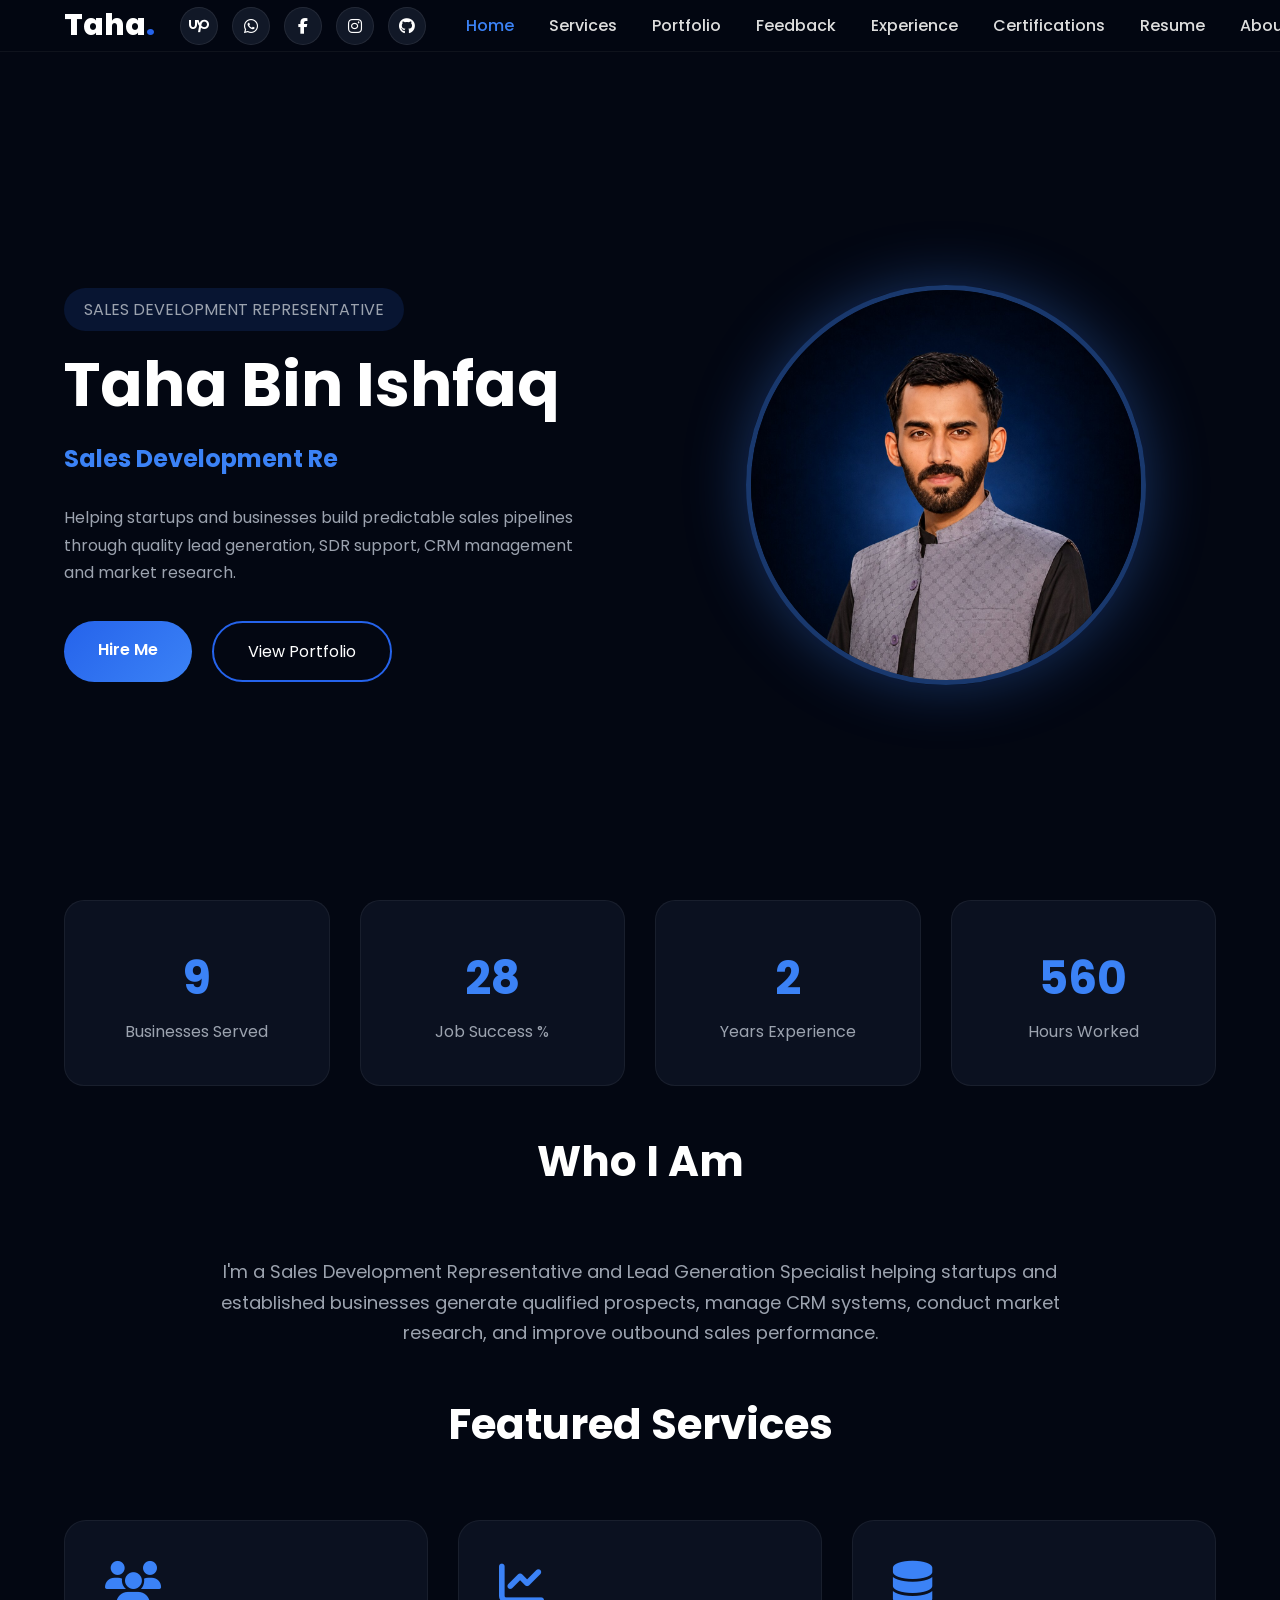
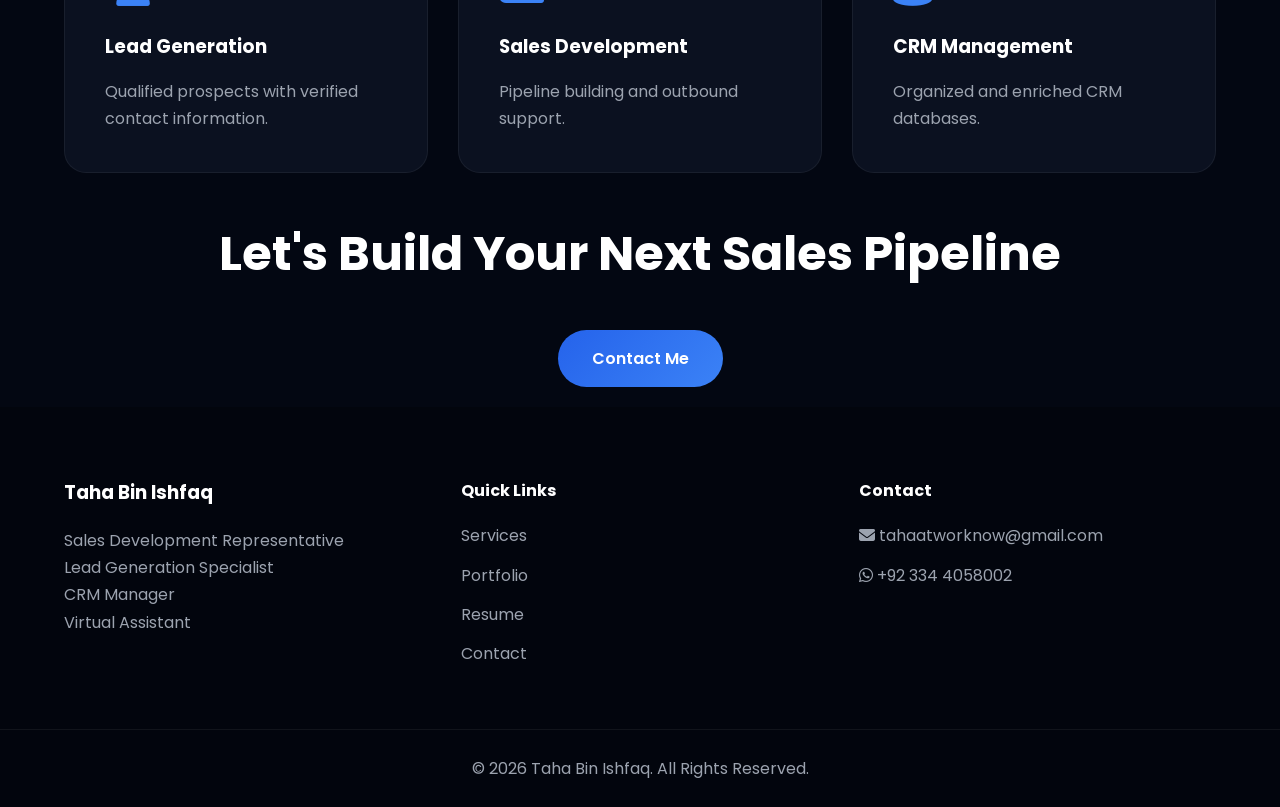
<file: index.html>
<!DOCTYPE html>
<html lang="en">

<head>
    <meta charset="UTF-8">
    <meta name="viewport" content="width=device-width, initial-scale=1.0">
    <title>Taha Bin Ishfaq | Sales Development Representative (SDR)</title>

    <meta name="description"
        content="Professional Sales Development Representative, Lead Generation Specialist, Virtual Assistant, and CRM Manager.">

    <link rel="canonical" href="https://tahasalesdev.vercel.app/">
    <link rel="sitemap" type="application/xml" title="Sitemap" href="https://tahasalesdev.vercel.app/sitemap.xml">

    <link rel="icon" type="image/png" sizes="32x32" href="./images/favicon.png?v=1">

    <!-- CSS -->
    <link rel="stylesheet" href="css/style.css">

    <!-- Google Fonts -->
    <link href="https://fonts.googleapis.com/css2?family=Poppins:wght@300;400;500;600;700;800&display=swap"
        rel="stylesheet">

    <!-- Font Awesome -->
    <link rel="stylesheet"
        href="https://cdnjs.cloudflare.com/ajax/libs/font-awesome/6.6.0/css/all.min.css">
</head>

<body>

    <!-- Loading Screen -->

    <div id="loader">
        <div class="loader-circle"></div>
    </div>

    <!-- Scroll Progress -->

    <div id="progressBar"></div>

    <!-- Back To Top -->

    <button id="topBtn">
        <i class="fas fa-arrow-up"></i>
    </button>

    <!-- Header -->

    <header>

<div class="container">

<div class="logo-area">

    <a href="index.html" class="logo">
        Taha<span>.</span>
    </a>

    <div class="header-social">

        <a href="https://www.upwork.com/freelancers/tahabinashfaq" target="_blank" title="Upwork">
            <i class="fab fa-upwork"></i>
        </a>

        <a href="https://wa.me/923344058002" target="_blank" title="WhatsApp">
            <i class="fab fa-whatsapp"></i>
        </a>

        <a href="https://www.facebook.com/taha.salesdev" target="_blank" title="Facebook">
            <i class="fab fa-facebook-f"></i>
        </a>

        <a href="https://www.instagram.com/taha.salesdev/" target="_blank" title="Instagram">
            <i class="fab fa-instagram"></i>
        </a>

        <a href="https://github.com/taha-salesdev" target="_blank" title="GitHub">
            <i class="fab fa-github"></i>
        </a>

    </div>

</div>

            <nav id="nav">

                <ul>

                    <li><a class="active" href="index.html">Home</a></li>

                    <li><a href="services.html">Services</a></li>

                    <li><a href="portfolio.html">Portfolio</a></li>

                    <li><a href="feedback.html">Feedback</a></li>

                    <li><a href="experience.html">Experience</a></li>

                    <li><a href="certifications.html">Certifications</a></li>

                    <li><a href="resume.html">Resume</a></li>

                    <li><a href="about.html">About</a></li>

                    <li><a href="contact.html">Contact</a></li>

                </ul>

            </nav>

            <div class="menu-btn">
                <i class="fas fa-bars"></i>
            </div>

        </div>

    </header>

    <!-- Hero -->

    <section class="hero home-hero">

        <div class="container hero-grid">

            <div class="hero-text">

                <p class="tag">
                    SALES DEVELOPMENT REPRESENTATIVE
                </p>

                <h1>
                    Taha Bin Ishfaq
                </h1>

                <h2>
                    <span id="typing"></span>
                </h2>

                <p>

                    Helping startups and businesses build predictable
                    sales pipelines through quality lead generation,
                    SDR support, CRM management and market research.

                </p>

                <div class="hero-buttons">

                    <a href="contact.html" class="btn">
                        Hire Me
                    </a>

                    <a href="portfolio.html" class="btn-outline">
                        View Portfolio
                    </a>

                </div>

            </div>

            <div class="hero-image">

                <img src="images/profile.jpg" alt="Taha Bin Ishfaq">

            </div>

        </div>

    </section>

    <!-- Statistics -->

    <section class="stats">

        <div class="container">

            <div class="stat-card">

                <h3 class="counter" data-target="30">0</h3>

                <p>Businesses Served</p>

            </div>

            <div class="stat-card">

                <h3 class="counter" data-target="100">0</h3>

                <p>Job Success %</p>

            </div>

            <div class="stat-card">

                <h3 class="counter" data-target="4">0</h3>

                <p>Years Experience</p>

            </div>

            <div class="stat-card">

                <h3 class="counter" data-target="2000">0</h3>

                <p>Hours Worked</p>

            </div>

        </div>

    </section>

    <!-- About -->

    <section class="about-preview">

        <div class="container">

            <div class="section-title">

                <h2>Who I Am</h2>

            </div>

            <p>

                I'm a Sales Development Representative and Lead Generation
                Specialist helping startups and established businesses
                generate qualified prospects, manage CRM systems,
                conduct market research, and improve outbound sales
                performance.

            </p>

        </div>

    </section>

    <!-- Services -->

    <section class="services-preview">

        <div class="container">

            <div class="section-title">

                <h2>Featured Services</h2>

            </div>

            <div class="cards">

                <div class="card">

                    <i class="fas fa-users"></i>

                    <h3>Lead Generation</h3>

                    <p>Qualified prospects with verified contact information.</p>

                </div>

                <div class="card">

                    <i class="fas fa-chart-line"></i>

                    <h3>Sales Development</h3>

                    <p>Pipeline building and outbound support.</p>

                </div>

                <div class="card">

                    <i class="fas fa-database"></i>

                    <h3>CRM Management</h3>

                    <p>Organized and enriched CRM databases.</p>

                </div>

            </div>

        </div>

    </section>

    <!-- CTA -->

    <section class="cta">

        <div class="container">

            <h2>

                Let's Build Your Next Sales Pipeline

            </h2>

            <a href="contact.html" class="btn">

                Contact Me

            </a>

        </div>

    </section>

    <!-- Footer -->

    <footer>

        <div class="container footer-grid">

            <div>

                <h3>Taha Bin Ishfaq</h3>

                <p>

                    Sales Development Representative

                    <br>

                    Lead Generation Specialist
                    <br>
                    CRM Manager
                    <br>
                    Virtual Assistant

                </p>

            </div>

            <div>

                <h4>Quick Links</h4>

                <ul>

                    <li><a href="services.html">Services</a></li>

                    <li><a href="portfolio.html">Portfolio</a></li>

                    <li><a href="resume.html">Resume</a></li>

                    <li><a href="contact.html">Contact</a></li>

                </ul>

            </div>

            <div>

                <h4>Contact</h4>

                <p>

                    <i class="fas fa-envelope"></i>

                    tahaatworknow@gmail.com

                </p>

                <p>

                    <i class="fab fa-whatsapp"></i>

                    +92 334 4058002

                </p>

            </div>

        </div>

        <div class="copyright">

            © 2026 Taha Bin Ishfaq. All Rights Reserved.

        </div>

    </footer>

    <script src="js/script.js"></script>

</body>

</html>
</file>
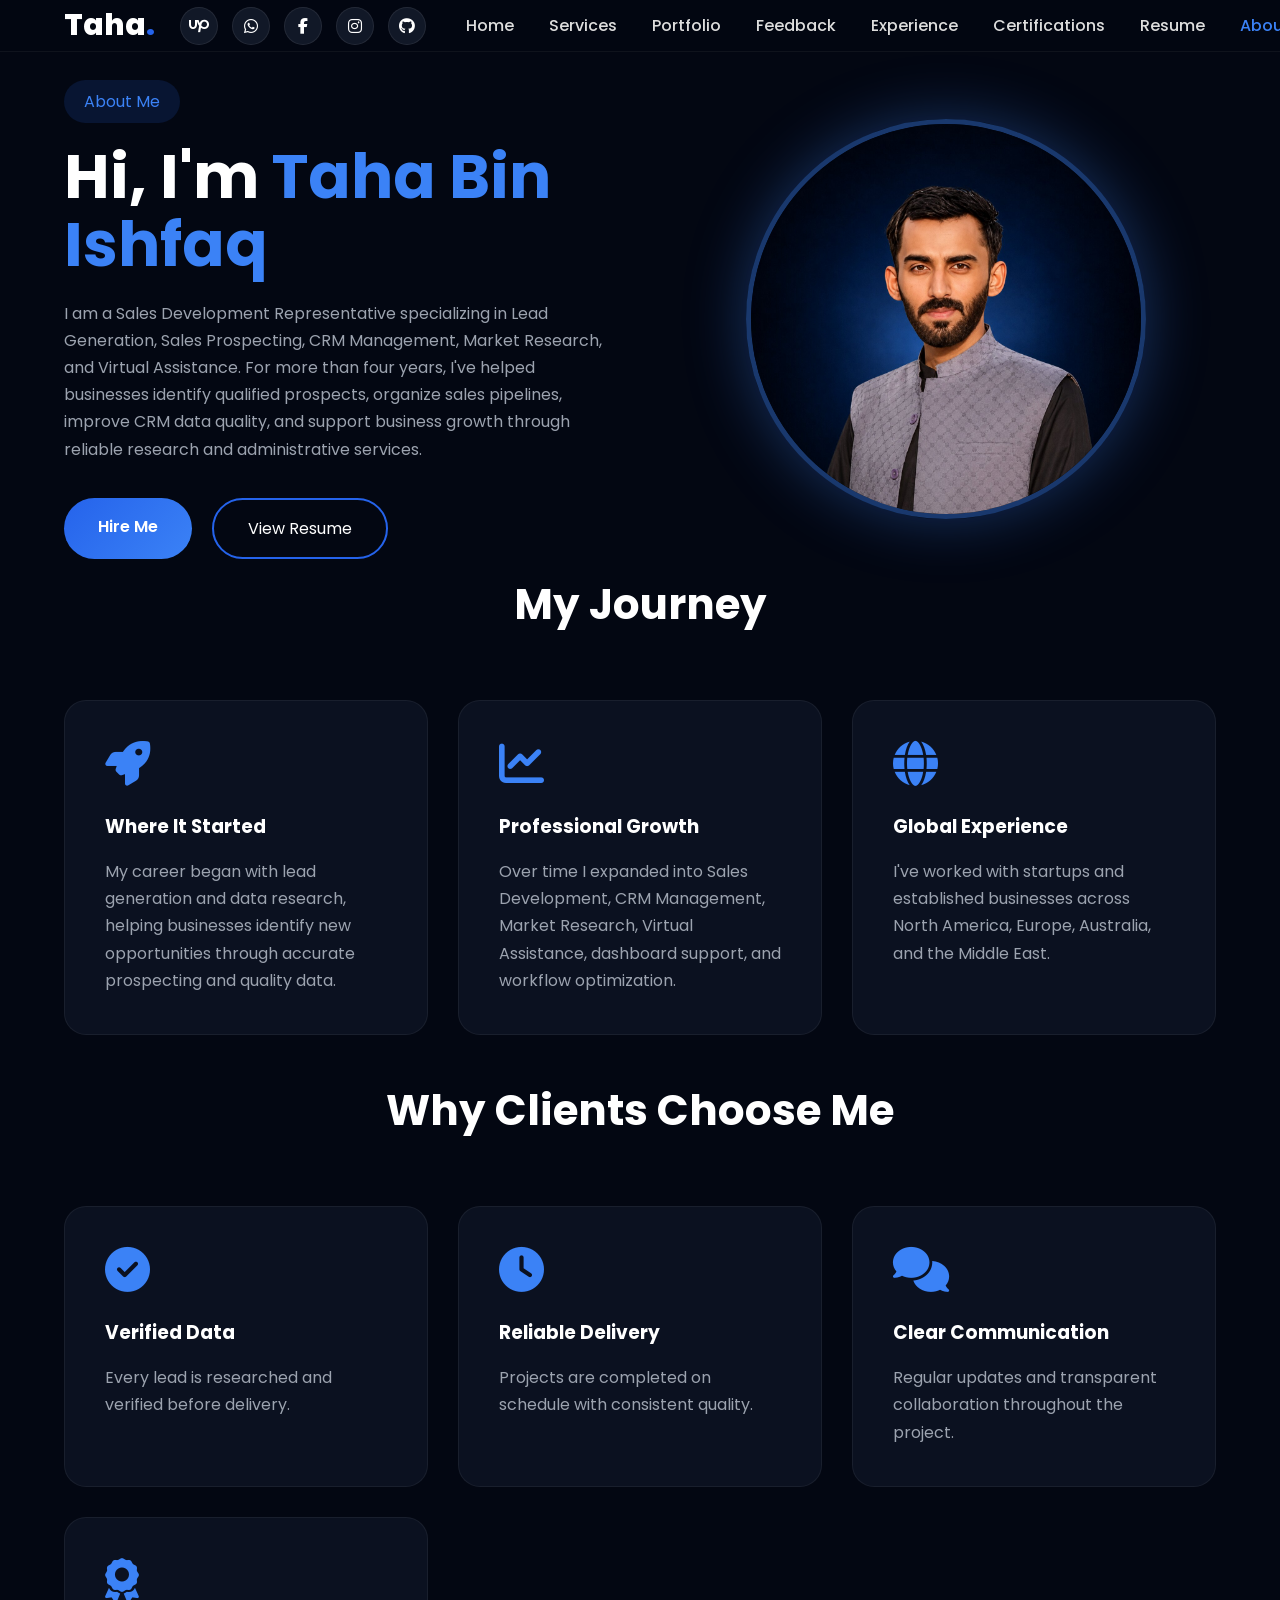
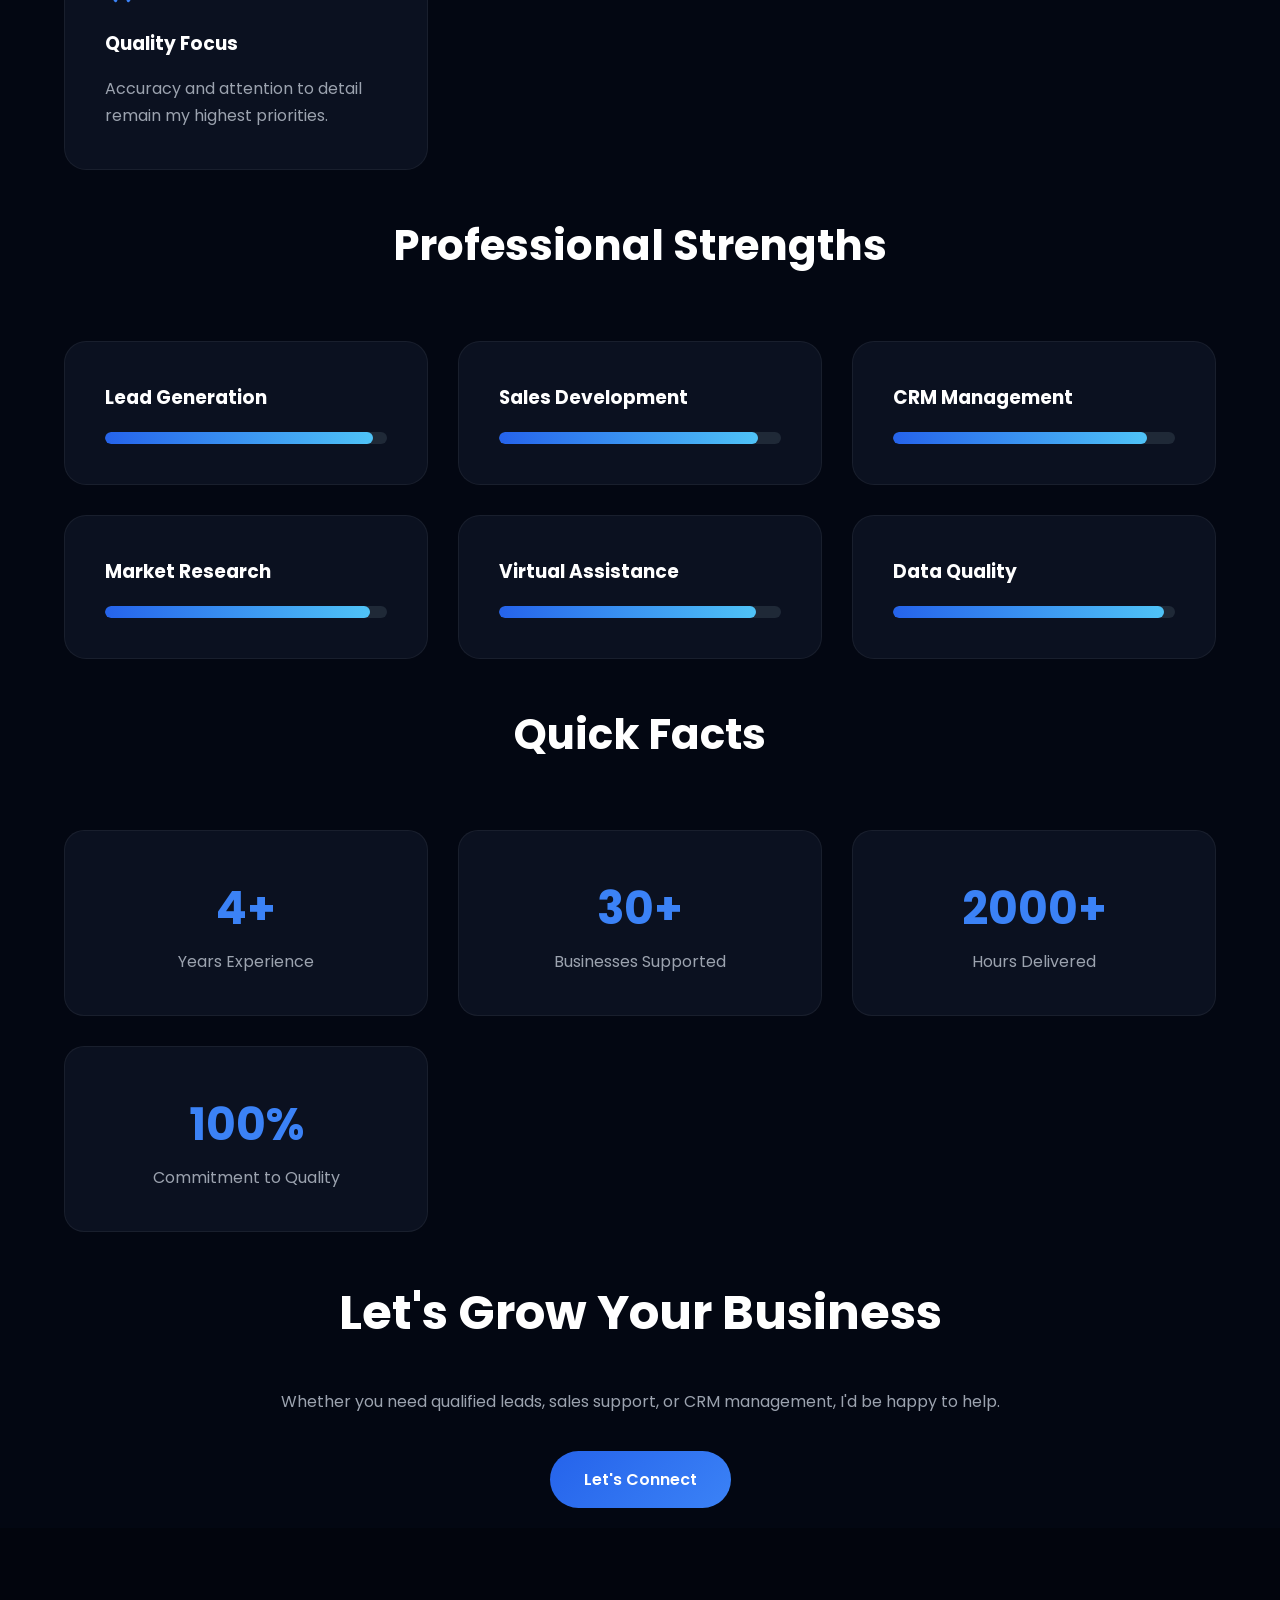
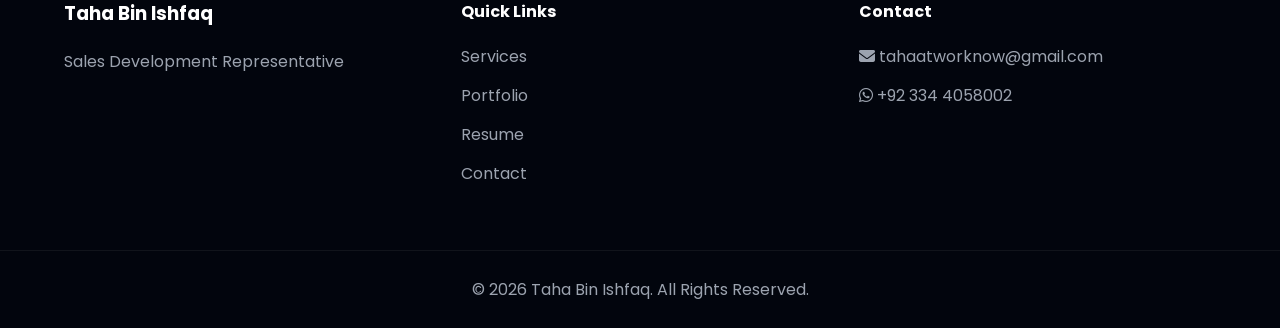
<file: about.html>
<!DOCTYPE html>
<html lang="en">

<head>

<meta charset="UTF-8">
<meta name="viewport" content="width=device-width, initial-scale=1.0">

<title>About | Taha Bin Ishfaq</title>

<link rel="canonical" href="https://tahasalesdev.vercel.app/about">
<link rel="sitemap" type="application/xml" title="Sitemap" href="https://tahasalesdev.vercel.app/sitemap.xml">

<link rel="stylesheet" href="css/style.css">
<link rel="icon" type="image/png" sizes="32x32" href="./images/favicon.png?v=1">
<link rel="stylesheet"
href="https://cdnjs.cloudflare.com/ajax/libs/font-awesome/6.6.0/css/all.min.css">

</head>

<body>

<div id="loader">
    <div class="loader-circle"></div>
</div>

<div id="progressBar"></div>

<button id="topBtn">
    <i class="fas fa-arrow-up"></i>
</button>

<header>

<div class="container">

<div class="logo-area">

    <a href="index.html" class="logo">
        Taha<span>.</span>
    </a>

    <div class="header-social">

        <a href="https://www.upwork.com/freelancers/tahabinashfaq" target="_blank" title="Upwork">
            <i class="fab fa-upwork"></i>
        </a>

        <a href="https://wa.me/923344058002" target="_blank" title="WhatsApp">
            <i class="fab fa-whatsapp"></i>
        </a>

        <a href="https://www.facebook.com/taha.salesdev" target="_blank" title="Facebook">
            <i class="fab fa-facebook-f"></i>
        </a>

        <a href="https://www.instagram.com/taha.salesdev/" target="_blank" title="Instagram">
            <i class="fab fa-instagram"></i>
        </a>

        <a href="https://github.com/taha-salesdev" target="_blank" title="GitHub">
            <i class="fab fa-github"></i>
        </a>

    </div>

</div>

<nav>

<ul>

<li><a href="index.html">Home</a></li>
<li><a href="services.html">Services</a></li>
<li><a href="portfolio.html">Portfolio</a></li>
<li><a href="feedback.html">Feedback</a></li>
<li><a href="experience.html">Experience</a></li>
<li><a href="certifications.html">Certifications</a></li>
<li><a href="resume.html">Resume</a></li>
<li><a class="active" href="about.html">About</a></li>
<li><a href="contact.html">Contact</a></li>

</ul>

</nav>

<div class="menu-btn">
<i class="fas fa-bars"></i>
</div>

</div>

</header>

<!-- HERO -->

<section class="hero">

<div class="container">

<div class="hero-grid">

<div class="hero-text">

<span class="tag">

About Me

</span>

<h1>

Hi, I'm <span style="color:#3b82f6;">Taha Bin Ishfaq</span>

</h1>

<p>

I am a Sales Development Representative specializing in Lead Generation,
Sales Prospecting, CRM Management, Market Research, and Virtual Assistance.

For more than four years, I've helped businesses identify qualified
prospects, organize sales pipelines, improve CRM data quality, and support
business growth through reliable research and administrative services.

</p>

<div class="hero-buttons">

<a href="contact.html" class="btn">

Hire Me

</a>

<a href="resume.html" class="btn-outline">

View Resume

</a>

</div>

</div>

<div class="hero-image">

<img src="images/profile.jpg" alt="Taha Bin Ishfaq">

</div>

</div>

</div>

</section>

<!-- MY STORY -->

<section>

<div class="container">

<div class="section-title">

<h2>

My Journey

</h2>

</div>

<div class="cards">

<div class="card">

<i class="fas fa-rocket"></i>

<h3>

Where It Started

</h3>

<p>

My career began with lead generation and data research, helping businesses
identify new opportunities through accurate prospecting and quality data.

</p>

</div>

<div class="card">

<i class="fas fa-chart-line"></i>

<h3>

Professional Growth

</h3>

<p>

Over time I expanded into Sales Development, CRM Management,
Market Research, Virtual Assistance, dashboard support,
and workflow optimization.

</p>

</div>

<div class="card">

<i class="fas fa-globe"></i>

<h3>

Global Experience

</h3>

<p>

I've worked with startups and established businesses across
North America, Europe, Australia, and the Middle East.

</p>

</div>

</div>

</div>

</section>

<!-- WHY WORK WITH ME -->

<section>

<div class="container">

<div class="section-title">

<h2>

Why Clients Choose Me

</h2>

</div>

<div class="cards">

<div class="card">

<i class="fas fa-check-circle"></i>

<h3>

Verified Data

</h3>

<p>

Every lead is researched and verified before delivery.

</p>

</div>

<div class="card">

<i class="fas fa-clock"></i>

<h3>

Reliable Delivery

</h3>

<p>

Projects are completed on schedule with consistent quality.

</p>

</div>

<div class="card">

<i class="fas fa-comments"></i>

<h3>

Clear Communication

</h3>

<p>

Regular updates and transparent collaboration throughout the project.

</p>

</div>

<div class="card">

<i class="fas fa-award"></i>

<h3>

Quality Focus

</h3>

<p>

Accuracy and attention to detail remain my highest priorities.

</p>

</div>

</div>

</div>

</section>

<!-- STRENGTHS -->

<section>

<div class="container">

<div class="section-title">

<h2>

Professional Strengths

</h2>

</div>

<div class="cards">

<div class="card">

<h3>Lead Generation</h3>

<div class="progress">

<div class="progress-fill" style="width:95%;"></div>

</div>

</div>

<div class="card">

<h3>Sales Development</h3>

<div class="progress">

<div class="progress-fill" style="width:92%;"></div>

</div>

</div>

<div class="card">

<h3>CRM Management</h3>

<div class="progress">

<div class="progress-fill" style="width:90%;"></div>

</div>

</div>

<div class="card">

<h3>Market Research</h3>

<div class="progress">

<div class="progress-fill" style="width:94%;"></div>

</div>

</div>

<div class="card">

<h3>Virtual Assistance</h3>

<div class="progress">

<div class="progress-fill" style="width:91%;"></div>

</div>

</div>

<div class="card">

<h3>Data Quality</h3>

<div class="progress">

<div class="progress-fill" style="width:96%;"></div>

</div>

</div>

</div>

</div>

</section>

<!-- ACHIEVEMENTS -->

<section>

<div class="container">

<div class="section-title">

<h2>

Quick Facts

</h2>

</div>

<div class="cards">

<div class="stat-card">

<h3>4+</h3>

<p>

Years Experience

</p>

</div>

<div class="stat-card">

<h3>30+</h3>

<p>

Businesses Supported

</p>

</div>

<div class="stat-card">

<h3>2000+</h3>

<p>

Hours Delivered

</p>

</div>

<div class="stat-card">

<h3>100%</h3>

<p>

Commitment to Quality

</p>

</div>

</div>

</div>

</section>

<!-- CTA -->

<section class="cta">

<div class="container">

<h2>

Let's Grow Your Business

</h2>

<p style="color:#9ca3af;margin-bottom:35px;">

Whether you need qualified leads, sales support,
or CRM management, I'd be happy to help.

</p>

<a href="contact.html" class="btn">

Let's Connect

</a>

</div>

</section>

<footer>

<div class="container footer-grid">

<div>

<h3>

Taha Bin Ishfaq

</h3>

<p>

Sales Development Representative

</p>

</div>

<div>

<h4>

Quick Links

</h4>

<ul>

<li><a href="services.html">Services</a></li>
<li><a href="portfolio.html">Portfolio</a></li>
<li><a href="resume.html">Resume</a></li>
<li><a href="contact.html">Contact</a></li>

</ul>

</div>

<div>

<h4>

Contact

</h4>

<p>

<i class="fas fa-envelope"></i>

tahaatworknow@gmail.com

</p>

<p>

<i class="fab fa-whatsapp"></i>

+92 334 4058002

</p>

</div>

</div>

<div class="copyright">

© 2026 Taha Bin Ishfaq. All Rights Reserved.

</div>

</footer>

<script src="js/script.js"></script>

</body>

</html>
</file>
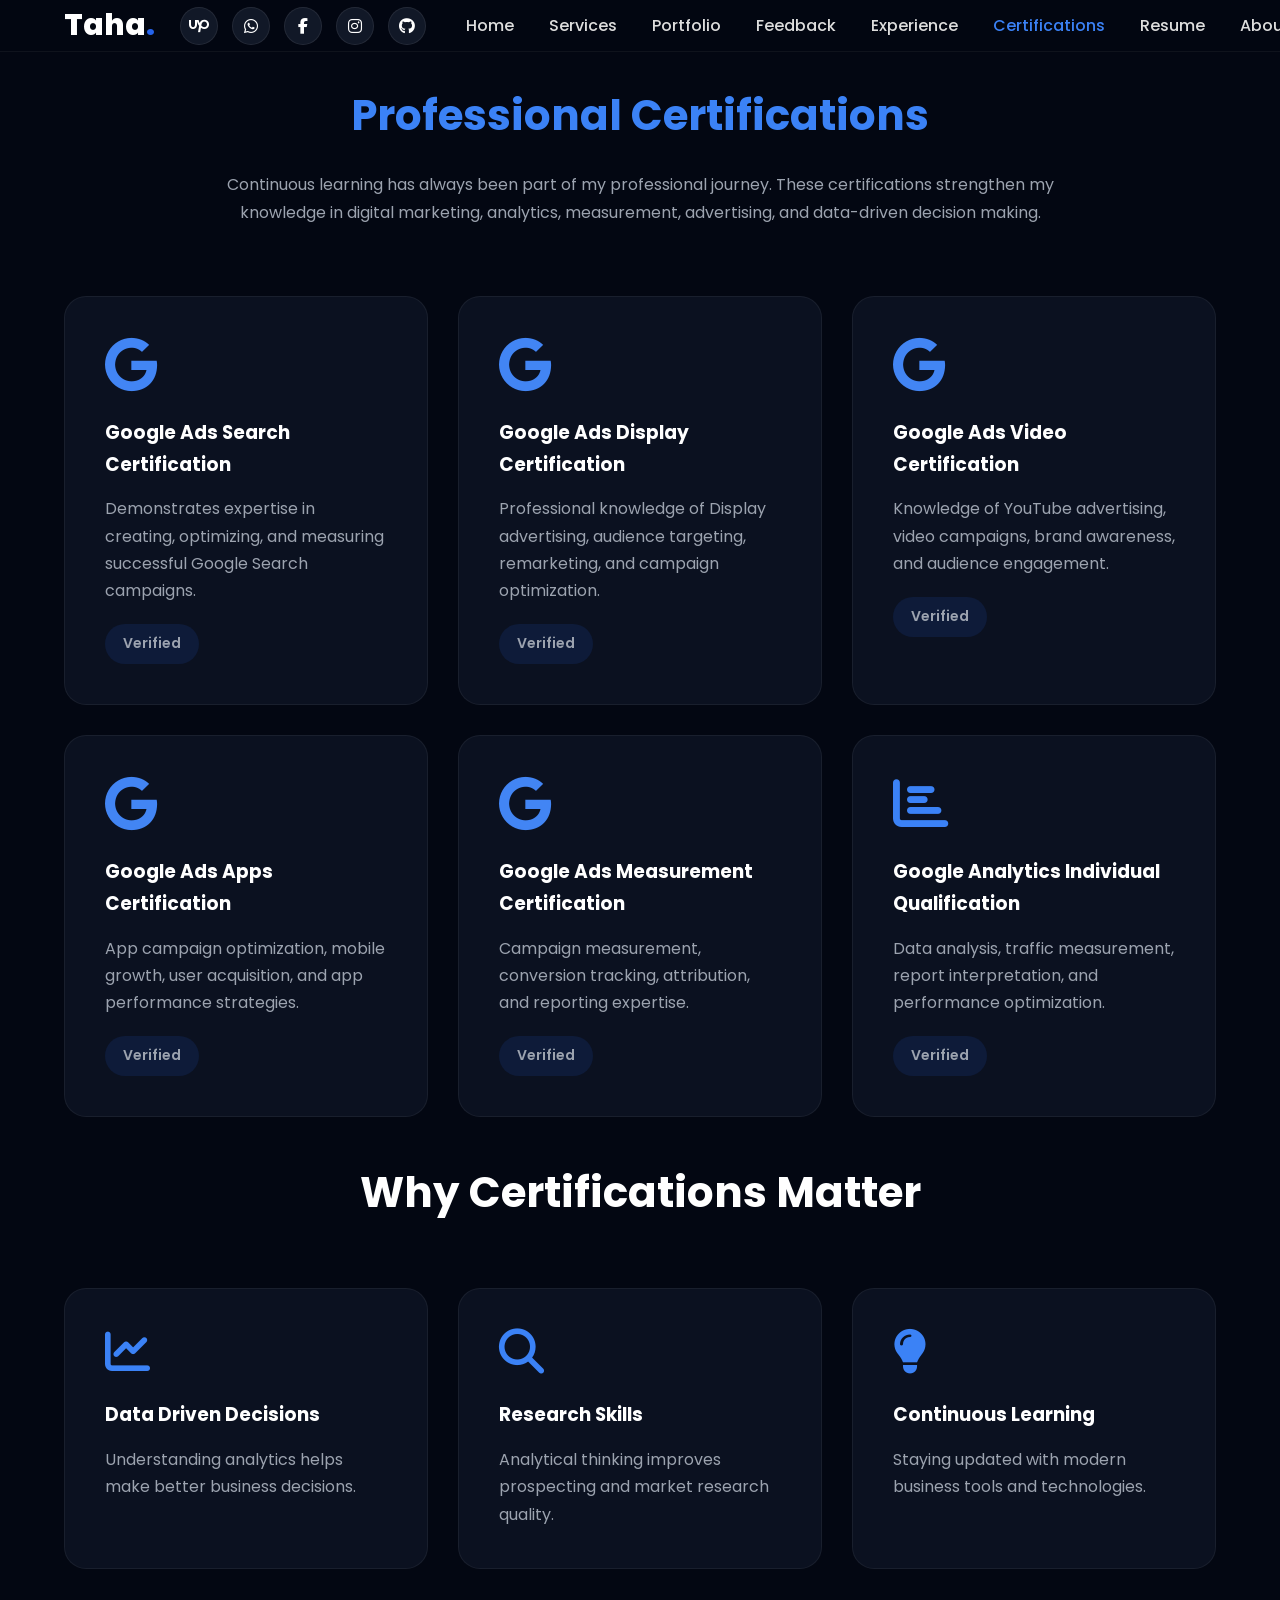
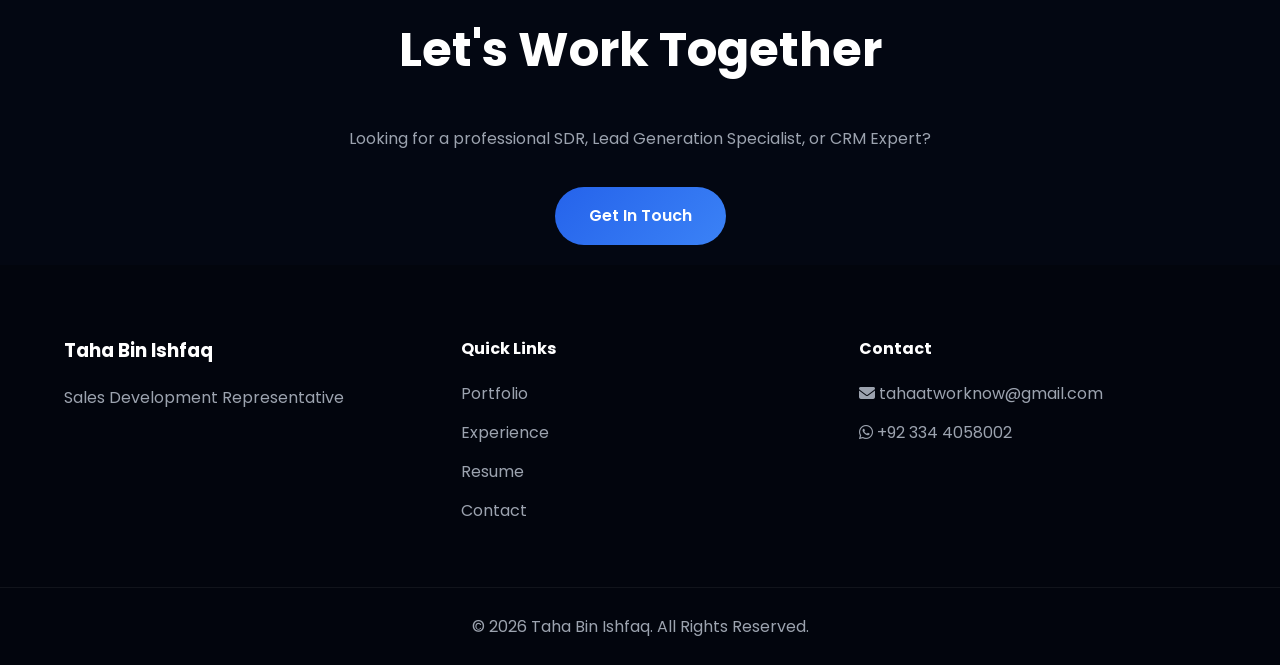
<file: certifications.html>
<!DOCTYPE html>
<html lang="en">

<head>

<meta charset="UTF-8">
<meta name="viewport" content="width=device-width, initial-scale=1.0">

<title>Certifications | Taha Bin Ishfaq</title>

<link rel="canonical" href="https://tahasalesdev.vercel.app/certifications">
<link rel="sitemap" type="application/xml" title="Sitemap" href="https://tahasalesdev.vercel.app/sitemap.xml">

<link rel="stylesheet" href="css/style.css">
<link rel="icon" type="image/png" sizes="32x32" href="./images/favicon.png?v=1">
<link href="https://fonts.googleapis.com/css2?family=Poppins:wght@300;400;500;600;700;800&display=swap" rel="stylesheet">

<link rel="stylesheet" href="https://cdnjs.cloudflare.com/ajax/libs/font-awesome/6.6.0/css/all.min.css">

</head>

<body>

<div id="loader">
<div class="loader-circle"></div>
</div>

<div id="progressBar"></div>

<button id="topBtn">
<i class="fas fa-arrow-up"></i>
</button>

<header>
<div class="container">

<div class="logo-area">

    <a href="index.html" class="logo">
        Taha<span>.</span>
    </a>

    <div class="header-social">

        <a href="https://www.upwork.com/freelancers/tahabinashfaq" target="_blank" title="Upwork">
            <i class="fab fa-upwork"></i>
        </a>

        <a href="https://wa.me/923344058002" target="_blank" title="WhatsApp">
            <i class="fab fa-whatsapp"></i>
        </a>

        <a href="https://www.facebook.com/taha.salesdev" target="_blank" title="Facebook">
            <i class="fab fa-facebook-f"></i>
        </a>

        <a href="https://www.instagram.com/taha.salesdev/" target="_blank" title="Instagram">
            <i class="fab fa-instagram"></i>
        </a>

        <a href="https://github.com/taha-salesdev" target="_blank" title="GitHub">
            <i class="fab fa-github"></i>
        </a>

    </div>

</div>

<nav>

<ul>

<li><a href="index.html">Home</a></li>
<li><a href="services.html">Services</a></li>
<li><a href="portfolio.html">Portfolio</a></li>
<li><a href="feedback.html">Feedback</a></li>
<li><a href="experience.html">Experience</a></li>
<li><a class="active" href="certifications.html">Certifications</a></li>
<li><a href="resume.html">Resume</a></li>
<li><a href="about.html">About</a></li>
<li><a href="contact.html">Contact</a></li>

</ul>

</nav>

<div class="menu-btn">

<i class="fas fa-bars"></i>

</div>

</div>

</header>

<!-- HERO -->

<section class="hero">

<div class="container">

<div class="section-title">

<h2>Professional Certifications</h2>

<p style="max-width:850px;margin:auto;color:#9ca3af;">

Continuous learning has always been part of my professional journey.
These certifications strengthen my knowledge in digital marketing,
analytics, measurement, advertising, and data-driven decision making.

</p>

</div>

</div>

</section>

<!-- CERTIFICATES -->

<section>

<div class="container">

<div class="cards">

<div class="card">

<i class="fab fa-google"></i>

<h3>Google Ads Search Certification</h3>

<p>

Demonstrates expertise in creating, optimizing,
and measuring successful Google Search campaigns.

</p>

<span class="certificate-badge">

Verified

</span>

</div>

<div class="card">

<i class="fab fa-google"></i>

<h3>Google Ads Display Certification</h3>

<p>

Professional knowledge of Display advertising,
audience targeting,
remarketing,
and campaign optimization.

</p>

<span class="certificate-badge">

Verified

</span>

</div>

<div class="card">

<i class="fab fa-google"></i>

<h3>Google Ads Video Certification</h3>

<p>

Knowledge of YouTube advertising,
video campaigns,
brand awareness,
and audience engagement.

</p>

<span class="certificate-badge">

Verified

</span>

</div>

<div class="card">

<i class="fab fa-google"></i>

<h3>Google Ads Apps Certification</h3>

<p>

App campaign optimization,
mobile growth,
user acquisition,
and app performance strategies.

</p>

<span class="certificate-badge">

Verified

</span>

</div>

<div class="card">

<i class="fab fa-google"></i>

<h3>Google Ads Measurement Certification</h3>

<p>

Campaign measurement,
conversion tracking,
attribution,
and reporting expertise.

</p>

<span class="certificate-badge">

Verified

</span>

</div>

<div class="card">

<i class="fas fa-chart-bar"></i>

<h3>Google Analytics Individual Qualification</h3>

<p>

Data analysis,
traffic measurement,
report interpretation,
and performance optimization.

</p>

<span class="certificate-badge">

Verified

</span>

</div>

</div>

</div>

</section>

<!-- WHY CERTIFICATIONS -->

<section>

<div class="container">

<div class="section-title">

<h2>

Why Certifications Matter

</h2>

</div>

<div class="cards">

<div class="card">

<i class="fas fa-chart-line"></i>

<h3>

Data Driven Decisions

</h3>

<p>

Understanding analytics helps make better business decisions.

</p>

</div>

<div class="card">

<i class="fas fa-search"></i>

<h3>

Research Skills

</h3>

<p>

Analytical thinking improves prospecting and market research quality.

</p>

</div>

<div class="card">

<i class="fas fa-lightbulb"></i>

<h3>

Continuous Learning

</h3>

<p>

Staying updated with modern business tools and technologies.

</p>

</div>

</div>

</div>

</section>

<!-- CTA -->

<section class="cta">

<div class="container">

<h2>

Let's Work Together

</h2>

<p style="color:#9ca3af;margin-bottom:35px;">

Looking for a professional SDR,
Lead Generation Specialist,
or CRM Expert?

</p>

<a href="contact.html" class="btn">

Get In Touch

</a>

</div>

</section>

<footer>

<div class="container footer-grid">

<div>

<h3>

Taha Bin Ishfaq

</h3>

<p>

Sales Development Representative

</p>

</div>

<div>

<h4>

Quick Links

</h4>

<ul>

<li><a href="portfolio.html">Portfolio</a></li>
<li><a href="experience.html">Experience</a></li>
<li><a href="resume.html">Resume</a></li>
<li><a href="contact.html">Contact</a></li>

</ul>

</div>

<div>

<h4>

Contact

</h4>

<p>

<i class="fas fa-envelope"></i>

tahaatworknow@gmail.com

</p>

<p>

<i class="fab fa-whatsapp"></i>

+92 334 4058002

</p>

</div>

</div>

<div class="copyright">

© 2026 Taha Bin Ishfaq. All Rights Reserved.

</div>

</footer>

<script src="js/script.js"></script>

</body>

</html>
</file>
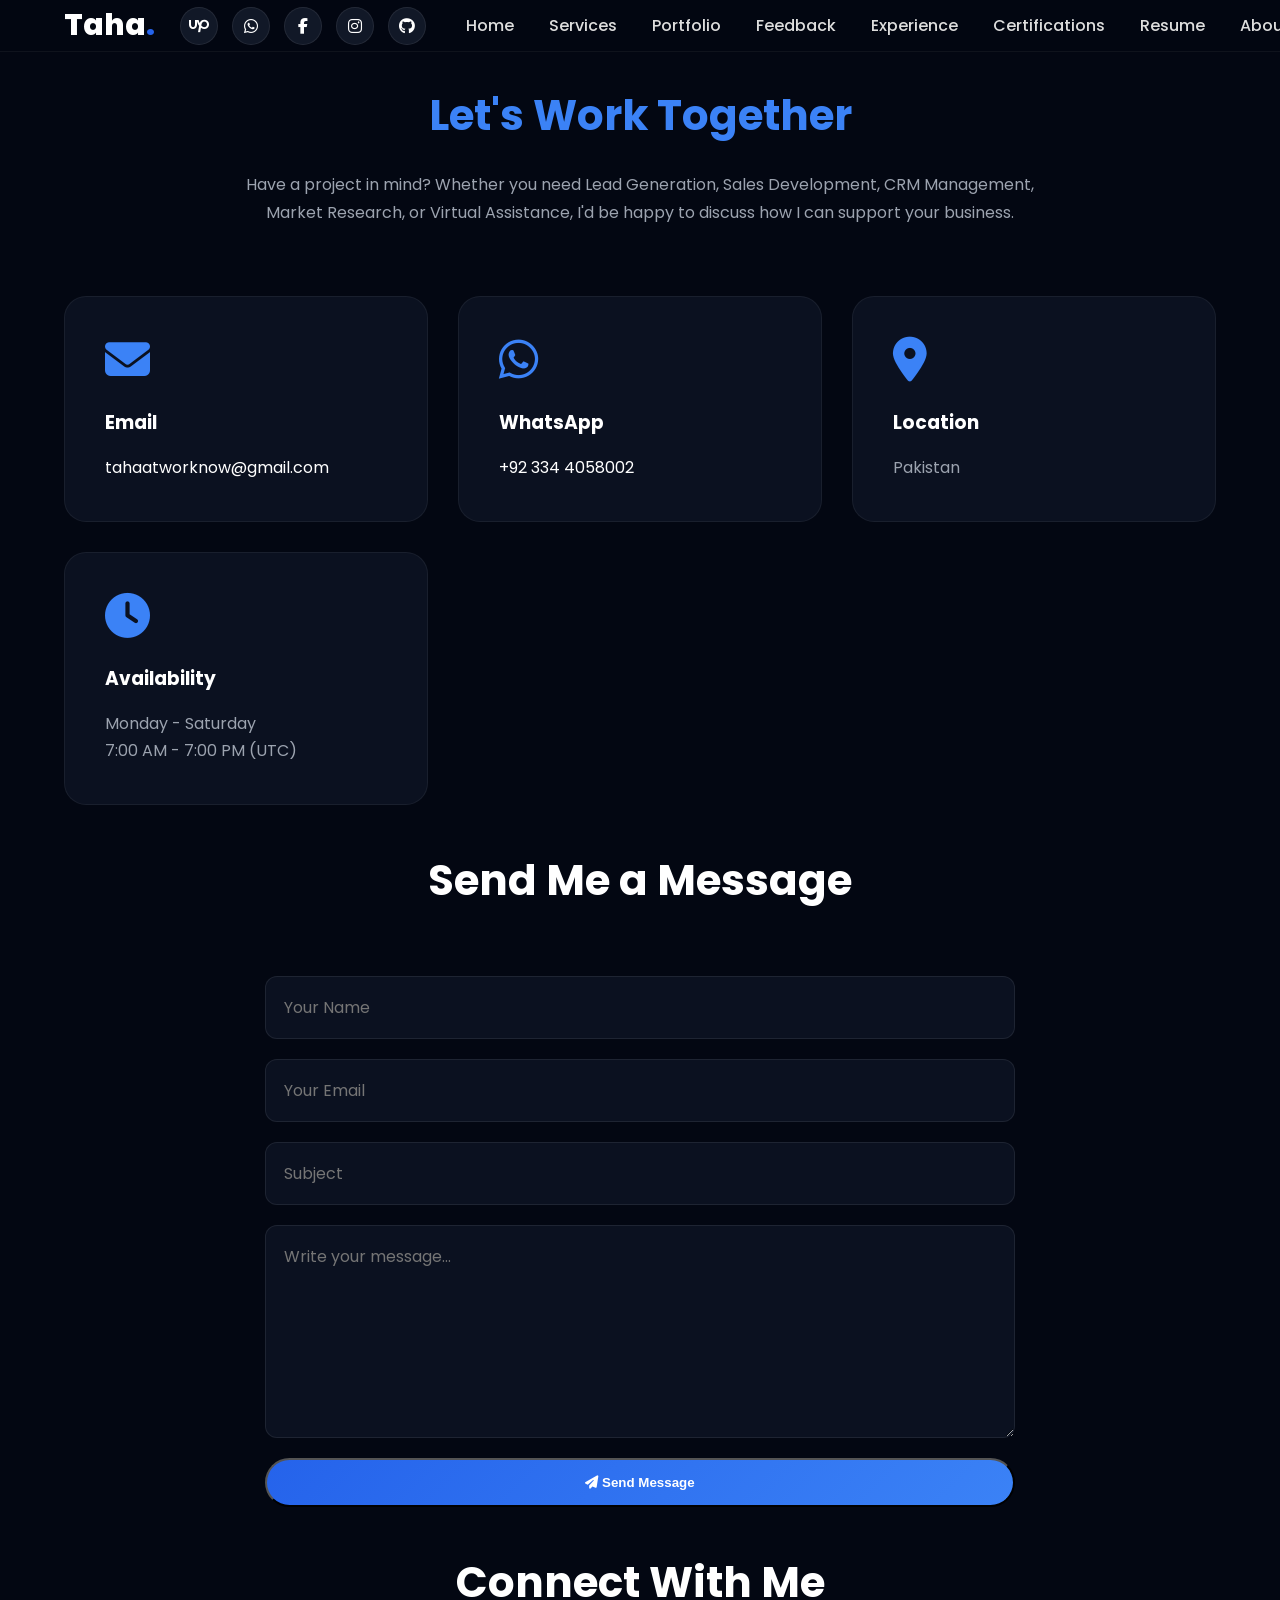
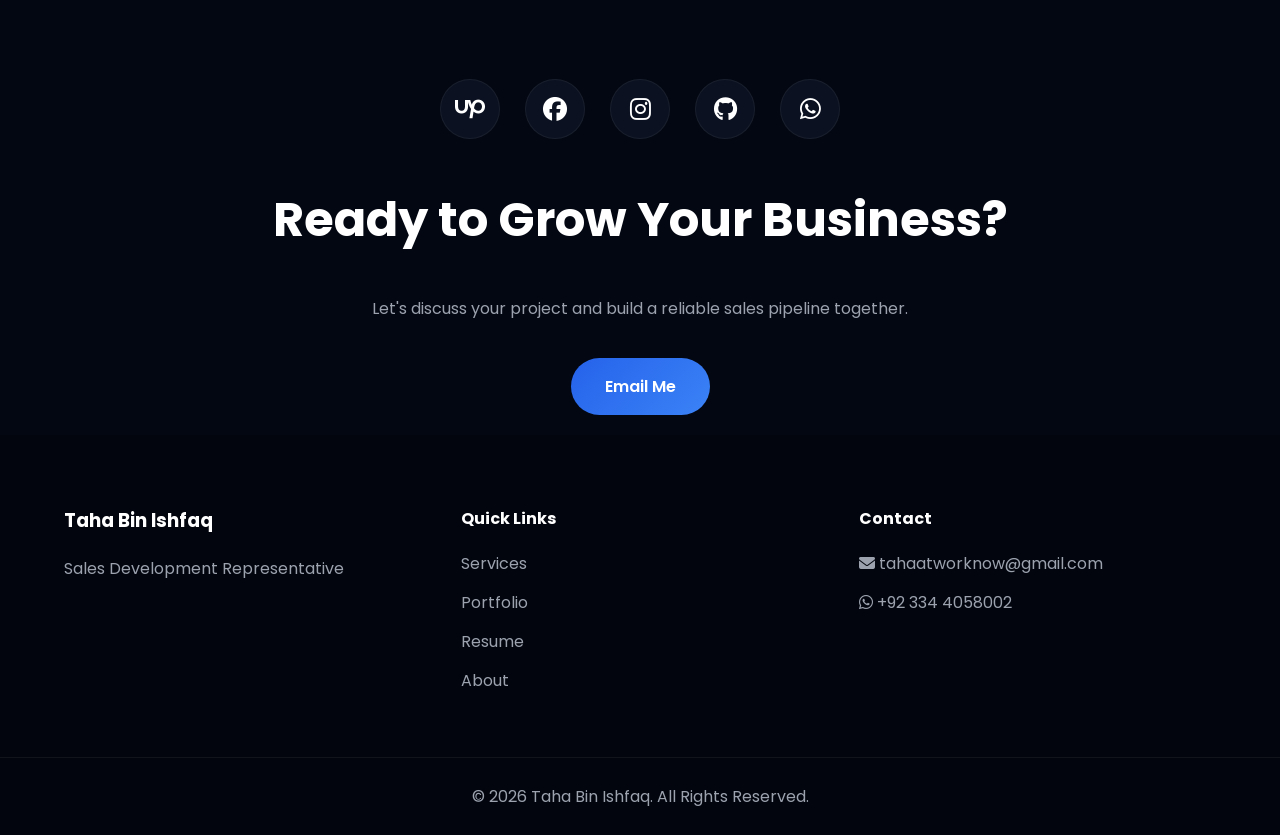
<file: contact.html>
<!DOCTYPE html>
<html lang="en">

<head>

<meta charset="UTF-8">
<meta name="viewport" content="width=device-width, initial-scale=1.0">

<title>Contact | Taha Bin Ishfaq</title>

<link rel="canonical" href="https://tahasalesdev.vercel.app/contact">
<link rel="sitemap" type="application/xml" title="Sitemap" href="https://tahasalesdev.vercel.app/sitemap.xml">

<link rel="stylesheet" href="css/style.css">
<link rel="icon" type="image/png" sizes="32x32" href="./images/favicon.png?v=1">
<link rel="stylesheet"
href="https://cdnjs.cloudflare.com/ajax/libs/font-awesome/6.6.0/css/all.min.css">

</head>

<body>

<!-- Loader -->

<div id="loader">
    <div class="loader-circle"></div>
</div>

<div id="progressBar"></div>

<button id="topBtn">
    <i class="fas fa-arrow-up"></i>
</button>

<!-- Header -->

<header>

<div class="container">

<div class="logo-area">

    <a href="index.html" class="logo">
        Taha<span>.</span>
    </a>

    <div class="header-social">

        <a href="https://www.upwork.com/freelancers/tahabinashfaq" target="_blank" title="Upwork">
            <i class="fab fa-upwork"></i>
        </a>

        <a href="https://wa.me/923344058002" target="_blank" title="WhatsApp">
            <i class="fab fa-whatsapp"></i>
        </a>

        <a href="https://www.facebook.com/taha.salesdev" target="_blank" title="Facebook">
            <i class="fab fa-facebook-f"></i>
        </a>

        <a href="https://www.instagram.com/taha.salesdev/" target="_blank" title="Instagram">
            <i class="fab fa-instagram"></i>
        </a>

        <a href="https://github.com/taha-salesdev" target="_blank" title="GitHub">
            <i class="fab fa-github"></i>
        </a>

    </div>

</div>

<nav>

<ul>

<li><a href="index.html">Home</a></li>
<li><a href="services.html">Services</a></li>
<li><a href="portfolio.html">Portfolio</a></li>
<li><a href="feedback.html">Feedback</a></li>
<li><a href="experience.html">Experience</a></li>
<li><a href="certifications.html">Certifications</a></li>
<li><a href="resume.html">Resume</a></li>
<li><a href="about.html">About</a></li>
<li><a class="active" href="contact.html">Contact</a></li>

</ul>

</nav>

<div class="menu-btn">

<i class="fas fa-bars"></i>

</div>

</div>

</header>

<!-- HERO -->

<section class="hero">

<div class="container">

<div class="section-title">

<h2>Let's Work Together</h2>

<p style="max-width:800px;margin:auto;color:#9ca3af;">

Have a project in mind? Whether you need Lead Generation, Sales Development,
CRM Management, Market Research, or Virtual Assistance, I'd be happy to discuss
how I can support your business.

</p>

</div>

</div>

</section>

<!-- CONTACT INFO -->

<section>

<div class="container">

<div class="cards">

<div class="card">

<i class="fas fa-envelope"></i>

<h3>Email</h3>

<p>

<a href="mailto:tahaatworknow@gmail.com">

tahaatworknow@gmail.com

</a>

</p>

</div>

<div class="card">

<i class="fab fa-whatsapp"></i>

<h3>WhatsApp</h3>

<p>

<a href="https://wa.me/923344058002" target="_blank">

+92 334 4058002

</a>

</p>

</div>

<div class="card">

<i class="fas fa-location-dot"></i>

<h3>Location</h3>

<p>

Pakistan

</p>

</div>

<div class="card">

<i class="fas fa-clock"></i>

<h3>Availability</h3>

<p>

Monday - Saturday<br>

7:00 AM - 7:00 PM (UTC)

</p>

</div>

</div>

</div>

</section>

<!-- CONTACT FORM -->

<section>

<div class="container">

<div class="section-title">

<h2>

Send Me a Message

</h2>

</div>

<div class="contact-form">

<form
id="contactForm"
action="https://formsubmit.co/tahaatworknow@gmail.com"
method="POST">

<input
type="text"
id="name"
name="Name"
placeholder="Your Name"
required>

<input
type="email"
id="email"
name="Email"
placeholder="Your Email"
required>

<input
type="text"
id="subject"
name="Subject"
placeholder="Subject"
required>

<textarea
id="message"
name="Message"
rows="7"
placeholder="Write your message..."
required></textarea>

<!-- Hidden Settings -->

<input
type="hidden"
name="_subject"
value="New Portfolio Inquiry">

<input
type="hidden"
name="_template"
value="table">

<input
type="hidden"
name="_honeypot"
value="">

<input
type="hidden"
name="_next"
value="https://tahasalesdev.vercel.app/contact.html">

<!-- Submit Button -->
<input
type="hidden"
name="_next"
value="https://tahasalesdev.vercel.app/thankyou.html">
    
<input type="hidden" name="_subject" value="New Portfolio Inquiry">

<input type="hidden" name="_captcha" value="false">

<input type="hidden" name="_template" value="table">
    
<button class="btn" type="submit">

<i class="fas fa-paper-plane"></i>

Send Message

</button>

</form>
</div>

</div>

</section>

<!-- SOCIAL -->

<section>

<div class="container">

<div class="section-title">

<h2>

Connect With Me

</h2>

</div>

<div class="social-links">

<a href="https://www.upwork.com/freelancers/tahabinashfaq"><i class="fab fa-upwork"></i></a>

<a href="https://www.facebook.com/taha.salesdev"><i class="fab fa-facebook"></i></a>

<a href="https://www.instagram.com/taha.salesdev/"><i class="fab fa-instagram"></i></a>

<a href="https://github.com/taha-salesdev"><i class="fab fa-github"></i></a>

<a href="https://wa.me/923344058002"><i class="fab fa-whatsapp"></i></a>

</div>

</div>

</section>

<!-- CTA -->

<section class="cta">

<div class="container">

<h2>

Ready to Grow Your Business?

</h2>

<p style="color:#9ca3af;margin-bottom:35px;">

Let's discuss your project and build a reliable sales pipeline together.

</p>

<a href="mailto:tahaatworknow@gmail.com" class="btn">

Email Me

</a>

</div>

</section>

<!-- FOOTER -->

<footer>

<div class="container footer-grid">

<div>

<h3>

Taha Bin Ishfaq

</h3>

<p>

Sales Development Representative

</p>

</div>

<div>

<h4>

Quick Links

</h4>

<ul>

<li><a href="services.html">Services</a></li>

<li><a href="portfolio.html">Portfolio</a></li>

<li><a href="resume.html">Resume</a></li>

<li><a href="about.html">About</a></li>

</ul>

</div>

<div>

<h4>

Contact

</h4>

<p>

<i class="fas fa-envelope"></i>

tahaatworknow@gmail.com

</p>

<p>

<i class="fab fa-whatsapp"></i>

+92 334 4058002

</p>

</div>

</div>

<div class="copyright">

© 2026 Taha Bin Ishfaq. All Rights Reserved.

</div>

</footer>

<script src="js/script.js"></script>

</body>

</html>
</file>
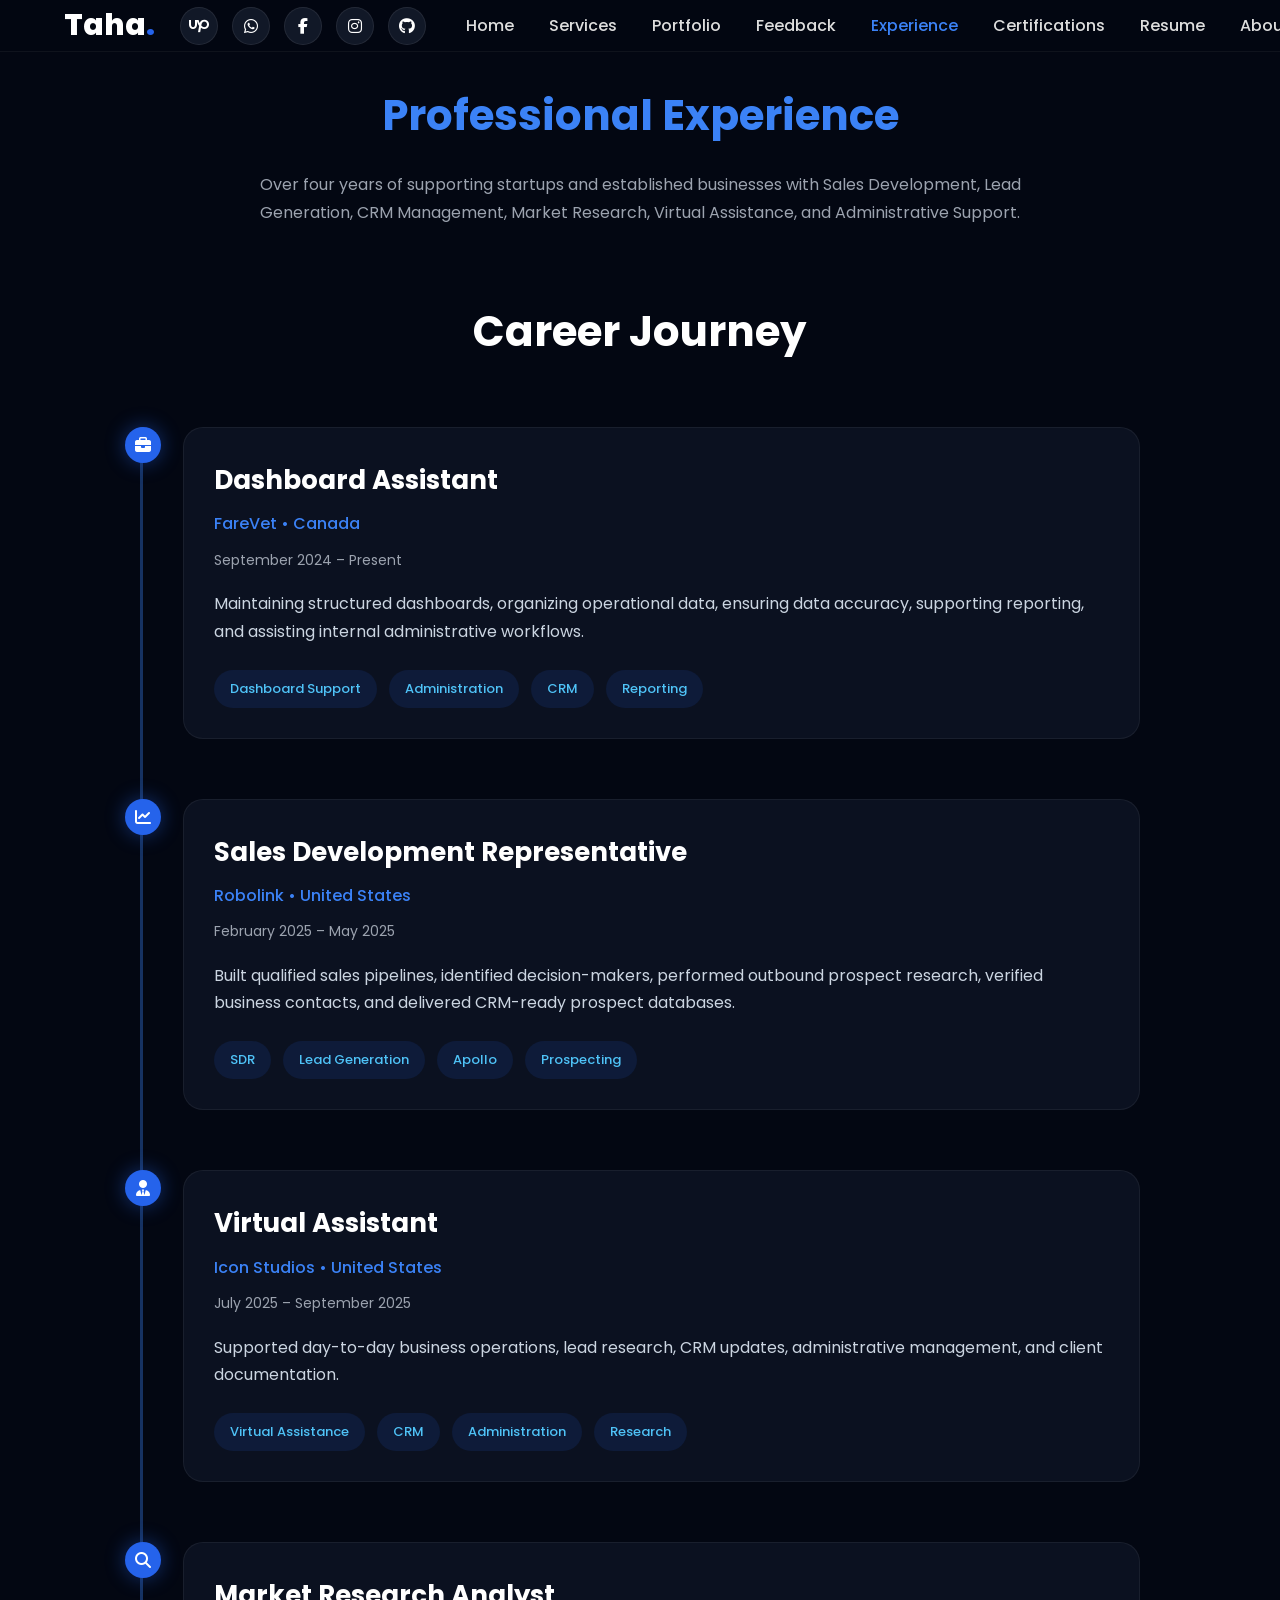
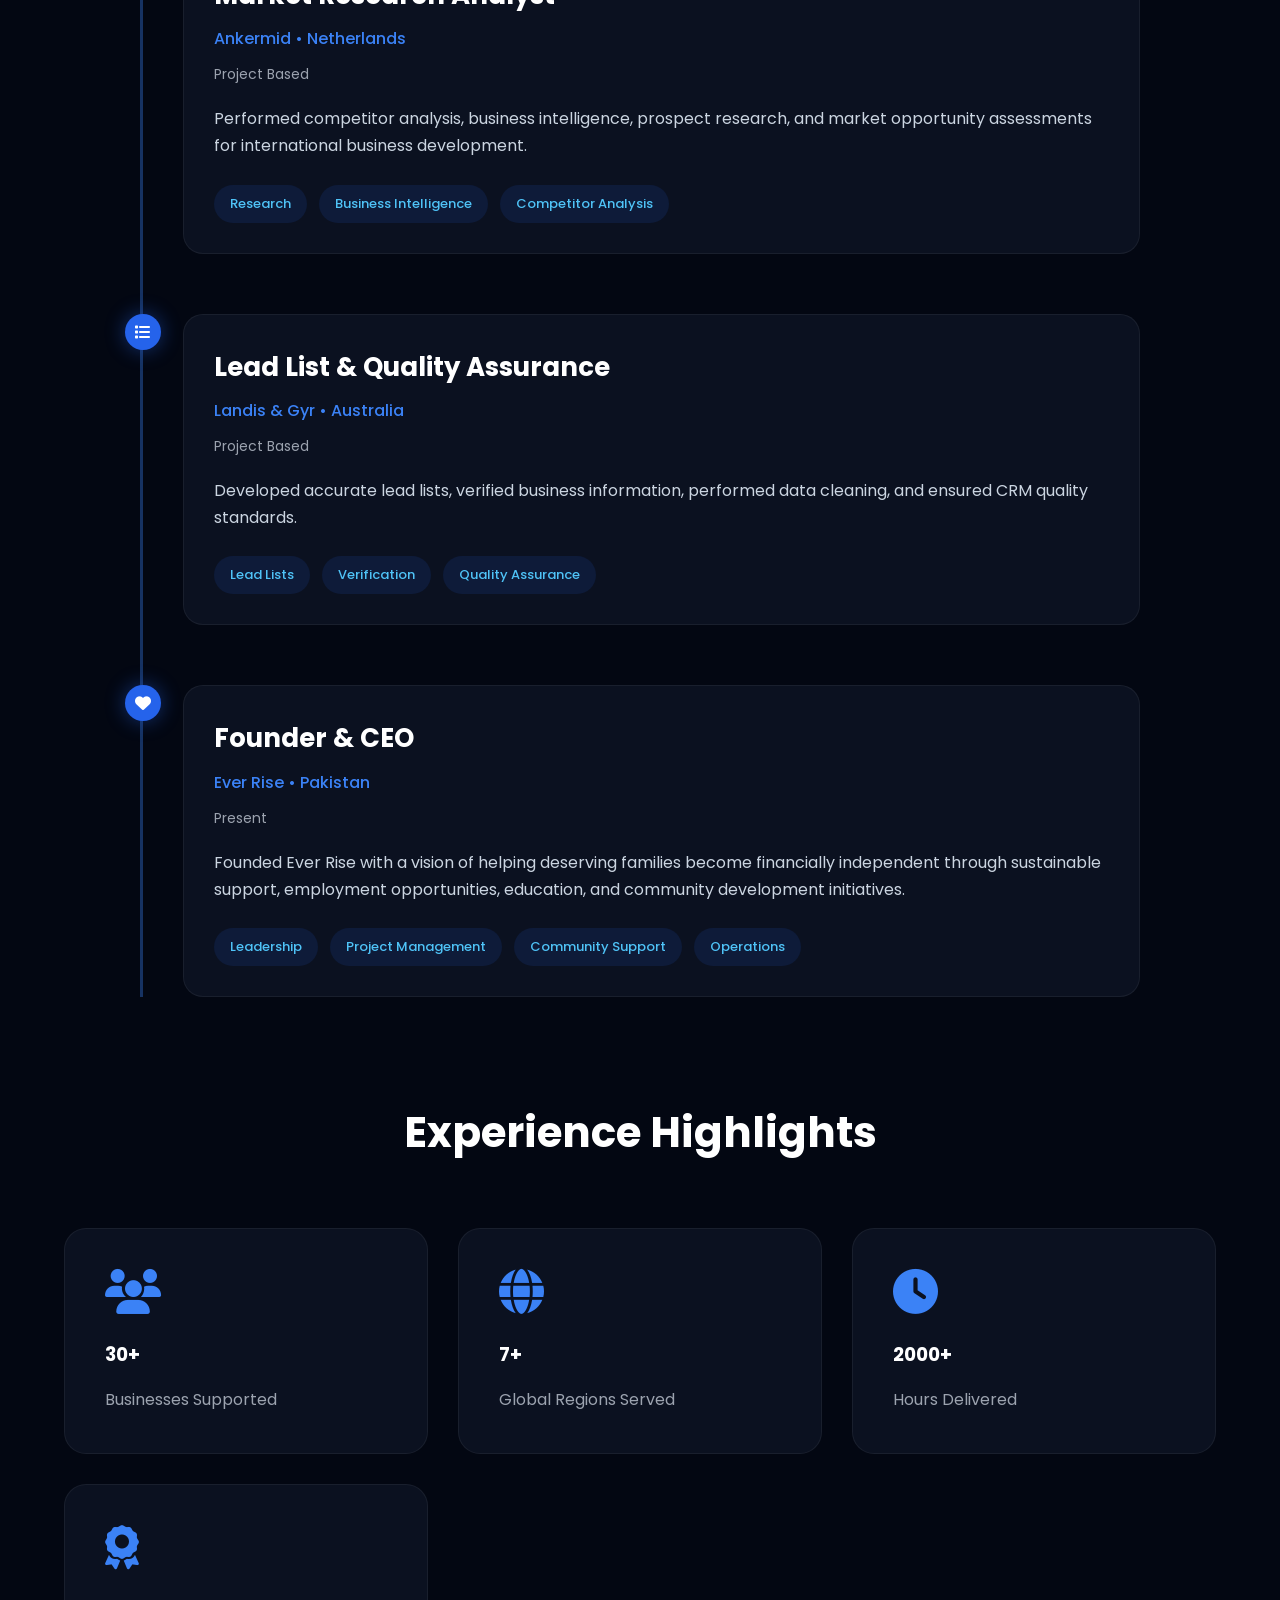
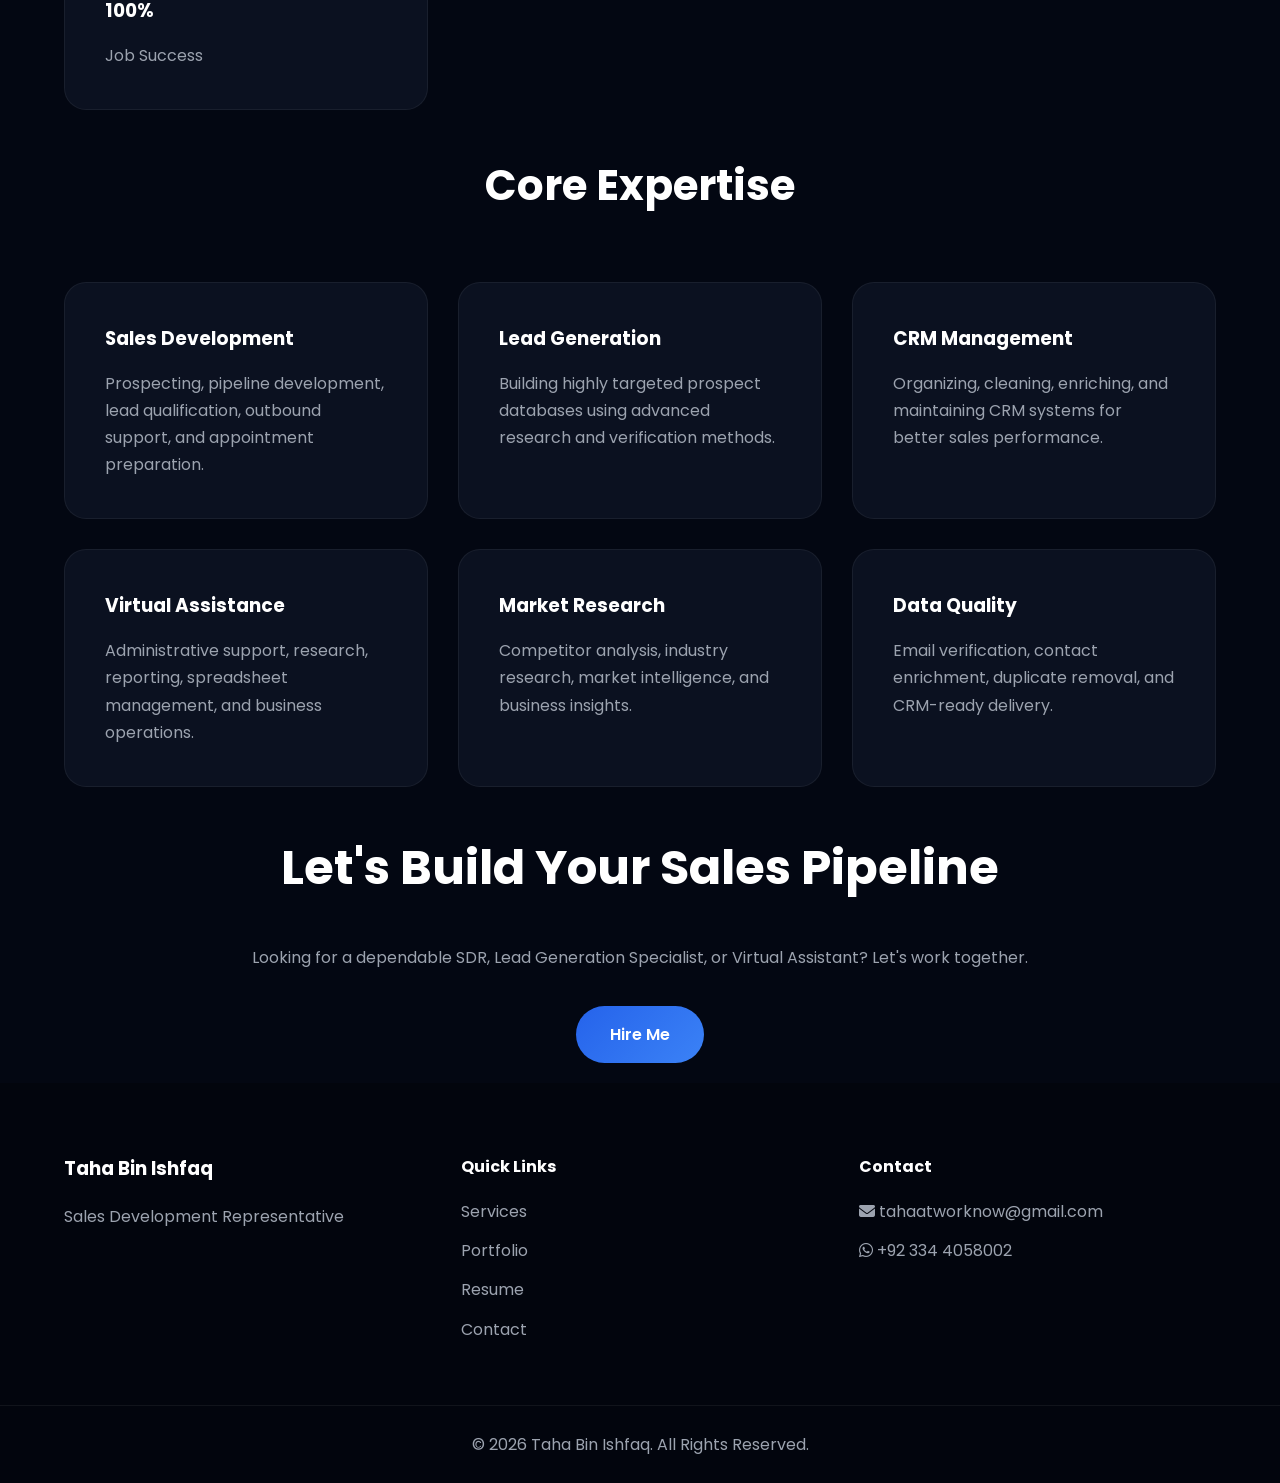
<file: experience.html>
<!DOCTYPE html>
<html lang="en">

<head>

<meta charset="UTF-8">
<meta name="viewport" content="width=device-width, initial-scale=1.0">

<title>Experience | Taha Bin Ishfaq</title>

<link rel="canonical" href="https://tahasalesdev.vercel.app/experience">
<link rel="sitemap" type="application/xml" title="Sitemap" href="https://tahasalesdev.vercel.app/sitemap.xml">

<link rel="stylesheet" href="css/style.css">
<link rel="icon" type="image/png" sizes="32x32" href="./images/favicon.png?v=1">
<link href="https://fonts.googleapis.com/css2?family=Poppins:wght@300;400;500;600;700;800&display=swap" rel="stylesheet">

<link rel="stylesheet"
href="https://cdnjs.cloudflare.com/ajax/libs/font-awesome/6.6.0/css/all.min.css">

</head>

<body>

<div id="loader">
<div class="loader-circle"></div>
</div>

<div id="progressBar"></div>

<button id="topBtn">
<i class="fas fa-arrow-up"></i>
</button>

<header>

<div class="container">

<div class="logo-area">

    <a href="index.html" class="logo">
        Taha<span>.</span>
    </a>

    <div class="header-social">

        <a href="https://www.upwork.com/freelancers/tahabinashfaq" target="_blank" title="Upwork">
            <i class="fab fa-upwork"></i>
        </a>

        <a href="https://wa.me/923344058002" target="_blank" title="WhatsApp">
            <i class="fab fa-whatsapp"></i>
        </a>

        <a href="https://www.facebook.com/taha.salesdev" target="_blank" title="Facebook">
            <i class="fab fa-facebook-f"></i>
        </a>

        <a href="https://www.instagram.com/taha.salesdev/" target="_blank" title="Instagram">
            <i class="fab fa-instagram"></i>
        </a>

        <a href="https://github.com/taha-salesdev" target="_blank" title="GitHub">
            <i class="fab fa-github"></i>
        </a>

    </div>

</div>

<nav>

<ul>

<li><a href="index.html">Home</a></li>

<li><a href="services.html">Services</a></li>

<li><a href="portfolio.html">Portfolio</a></li>

<li><a href="feedback.html">Feedback</a></li>

<li><a class="active" href="experience.html">Experience</a></li>

<li><a href="certifications.html">Certifications</a></li>

<li><a href="resume.html">Resume</a></li>

<li><a href="about.html">About</a></li>

<li><a href="contact.html">Contact</a></li>

</ul>

</nav>

<div class="menu-btn">
<i class="fas fa-bars"></i>
</div>

</div>

</header>

<!-- HERO -->

<section class="hero">

<div class="container">

<div class="section-title">

<h2>Professional Experience</h2>

<p style="max-width:850px;margin:auto;color:#9ca3af;">

Over four years of supporting startups and established businesses with
Sales Development, Lead Generation, CRM Management, Market Research,
Virtual Assistance, and Administrative Support.

</p>

</div>

</div>

</section>

<!-- EXPERIENCE TIMELINE -->

<section>

<div class="container">

<div class="section-title">

<h2>Career Journey</h2>

</div>

<div class="timeline">

<!-- ITEM -->

<div class="timeline-item">

<div class="timeline-icon">

<i class="fas fa-briefcase"></i>

</div>

<div class="timeline-content">

<h3>

Dashboard Assistant

</h3>

<h4>

FareVet • Canada

</h4>

<span>

September 2024 – Present

</span>

<p>

Maintaining structured dashboards,
organizing operational data,
ensuring data accuracy,
supporting reporting,
and assisting internal administrative workflows.

</p>

<div class="skills">

<span>Dashboard Support</span>

<span>Administration</span>

<span>CRM</span>

<span>Reporting</span>

</div>

</div>

</div>

<!-- ITEM -->

<div class="timeline-item">

<div class="timeline-icon">

<i class="fas fa-chart-line"></i>

</div>

<div class="timeline-content">

<h3>

Sales Development Representative

</h3>

<h4>

Robolink • United States

</h4>

<span>

February 2025 – May 2025

</span>

<p>

Built qualified sales pipelines,
identified decision-makers,
performed outbound prospect research,
verified business contacts,
and delivered CRM-ready prospect databases.

</p>

<div class="skills">

<span>SDR</span>

<span>Lead Generation</span>

<span>Apollo</span>

<span>Prospecting</span>

</div>

</div>

</div>

<!-- ITEM -->

<div class="timeline-item">

<div class="timeline-icon">

<i class="fas fa-user-tie"></i>

</div>

<div class="timeline-content">

<h3>

Virtual Assistant

</h3>

<h4>

Icon Studios • United States

</h4>

<span>

July 2025 – September 2025

</span>

<p>

Supported day-to-day business operations,
lead research,
CRM updates,
administrative management,
and client documentation.

</p>

<div class="skills">

<span>Virtual Assistance</span>

<span>CRM</span>

<span>Administration</span>

<span>Research</span>

</div>

</div>

</div>

<!-- ITEM -->

<div class="timeline-item">

<div class="timeline-icon">

<i class="fas fa-search"></i>

</div>

<div class="timeline-content">

<h3>

Market Research Analyst

</h3>

<h4>

Ankermid • Netherlands

</h4>

<span>

Project Based

</span>

<p>

Performed competitor analysis,
business intelligence,
prospect research,
and market opportunity assessments
for international business development.

</p>

<div class="skills">

<span>Research</span>

<span>Business Intelligence</span>

<span>Competitor Analysis</span>

</div>

</div>

</div>

<!-- ITEM -->

<div class="timeline-item">

<div class="timeline-icon">

<i class="fas fa-list"></i>

</div>

<div class="timeline-content">

<h3>

Lead List & Quality Assurance

</h3>

<h4>

Landis & Gyr • Australia

</h4>

<span>

Project Based

</span>

<p>

Developed accurate lead lists,
verified business information,
performed data cleaning,
and ensured CRM quality standards.

</p>

<div class="skills">

<span>Lead Lists</span>

<span>Verification</span>

<span>Quality Assurance</span>

</div>

</div>

</div>

<!-- ITEM -->

<div class="timeline-item">

    <div class="timeline-icon">

        <i class="fas fa-heart"></i>

    </div>

    <div class="timeline-content">

        <h3>

            Founder & CEO

        </h3>

        <h4>

            Ever Rise • Pakistan

        </h4>

        <span>

            Present

        </span>

        <p>

            Founded Ever Rise with a vision of helping deserving
            families become financially independent through
            sustainable support, employment opportunities,
            education, and community development initiatives.

        </p>

        <div class="skills">

            <span>Leadership</span>

            <span>Project Management</span>

            <span>Community Support</span>

            <span>Operations</span>

        </div>

    </div>

</div>

</div>

</div>

</section>

<!-- EXPERIENCE HIGHLIGHTS -->

<section>

<div class="container">

<div class="section-title">

<h2>

Experience Highlights

</h2>

</div>

<div class="cards">

<div class="card">

<i class="fas fa-users"></i>

<h3>

30+

</h3>

<p>

Businesses Supported

</p>

</div>

<div class="card">

<i class="fas fa-globe"></i>

<h3>

7+

</h3>

<p>

Global Regions Served

</p>

</div>

<div class="card">

<i class="fas fa-clock"></i>

<h3>

2000+

</h3>

<p>

Hours Delivered

</p>

</div>

<div class="card">

<i class="fas fa-award"></i>

<h3>

100%

</h3>

<p>

Job Success

</p>

</div>

</div>

</div>

</section>

<!-- CORE EXPERTISE -->

<section>

<div class="container">

<div class="section-title">

<h2>

Core Expertise

</h2>

</div>

<div class="cards">

<div class="card">

<h3>

Sales Development

</h3>

<p>

Prospecting, pipeline development,
lead qualification,
outbound support,
and appointment preparation.

</p>

</div>

<div class="card">

<h3>

Lead Generation

</h3>

<p>

Building highly targeted prospect databases
using advanced research and verification
methods.

</p>

</div>

<div class="card">

<h3>

CRM Management

</h3>

<p>

Organizing,
cleaning,
enriching,
and maintaining CRM systems
for better sales performance.

</p>

</div>

<div class="card">

<h3>

Virtual Assistance

</h3>

<p>

Administrative support,
research,
reporting,
spreadsheet management,
and business operations.

</p>

</div>

<div class="card">

<h3>

Market Research

</h3>

<p>

Competitor analysis,
industry research,
market intelligence,
and business insights.

</p>

</div>

<div class="card">

<h3>

Data Quality

</h3>

<p>

Email verification,
contact enrichment,
duplicate removal,
and CRM-ready delivery.

</p>

</div>

</div>

</div>

</section>

<!-- CTA -->

<section class="cta">

<div class="container">

<h2>

Let's Build Your Sales Pipeline

</h2>

<p style="margin-bottom:35px;color:#9ca3af;">

Looking for a dependable SDR,
Lead Generation Specialist,
or Virtual Assistant?

Let's work together.

</p>

<a href="contact.html" class="btn">

Hire Me

</a>

</div>

</section>

<footer>

<div class="container footer-grid">

<div>

<h3>

Taha Bin Ishfaq

</h3>

<p>

Sales Development Representative

</p>

</div>

<div>

<h4>

Quick Links

</h4>

<ul>

<li><a href="services.html">Services</a></li>

<li><a href="portfolio.html">Portfolio</a></li>

<li><a href="resume.html">Resume</a></li>

<li><a href="contact.html">Contact</a></li>

</ul>

</div>

<div>

<h4>

Contact

</h4>

<p>

<i class="fas fa-envelope"></i>

tahaatworknow@gmail.com

</p>

<p>

<i class="fab fa-whatsapp"></i>

+92 334 4058002

</p>

</div>

</div>

<div class="copyright">

© 2026 Taha Bin Ishfaq. All Rights Reserved.

</div>

</footer>

<script src="js/script.js"></script>

</body>

</html>
</file>
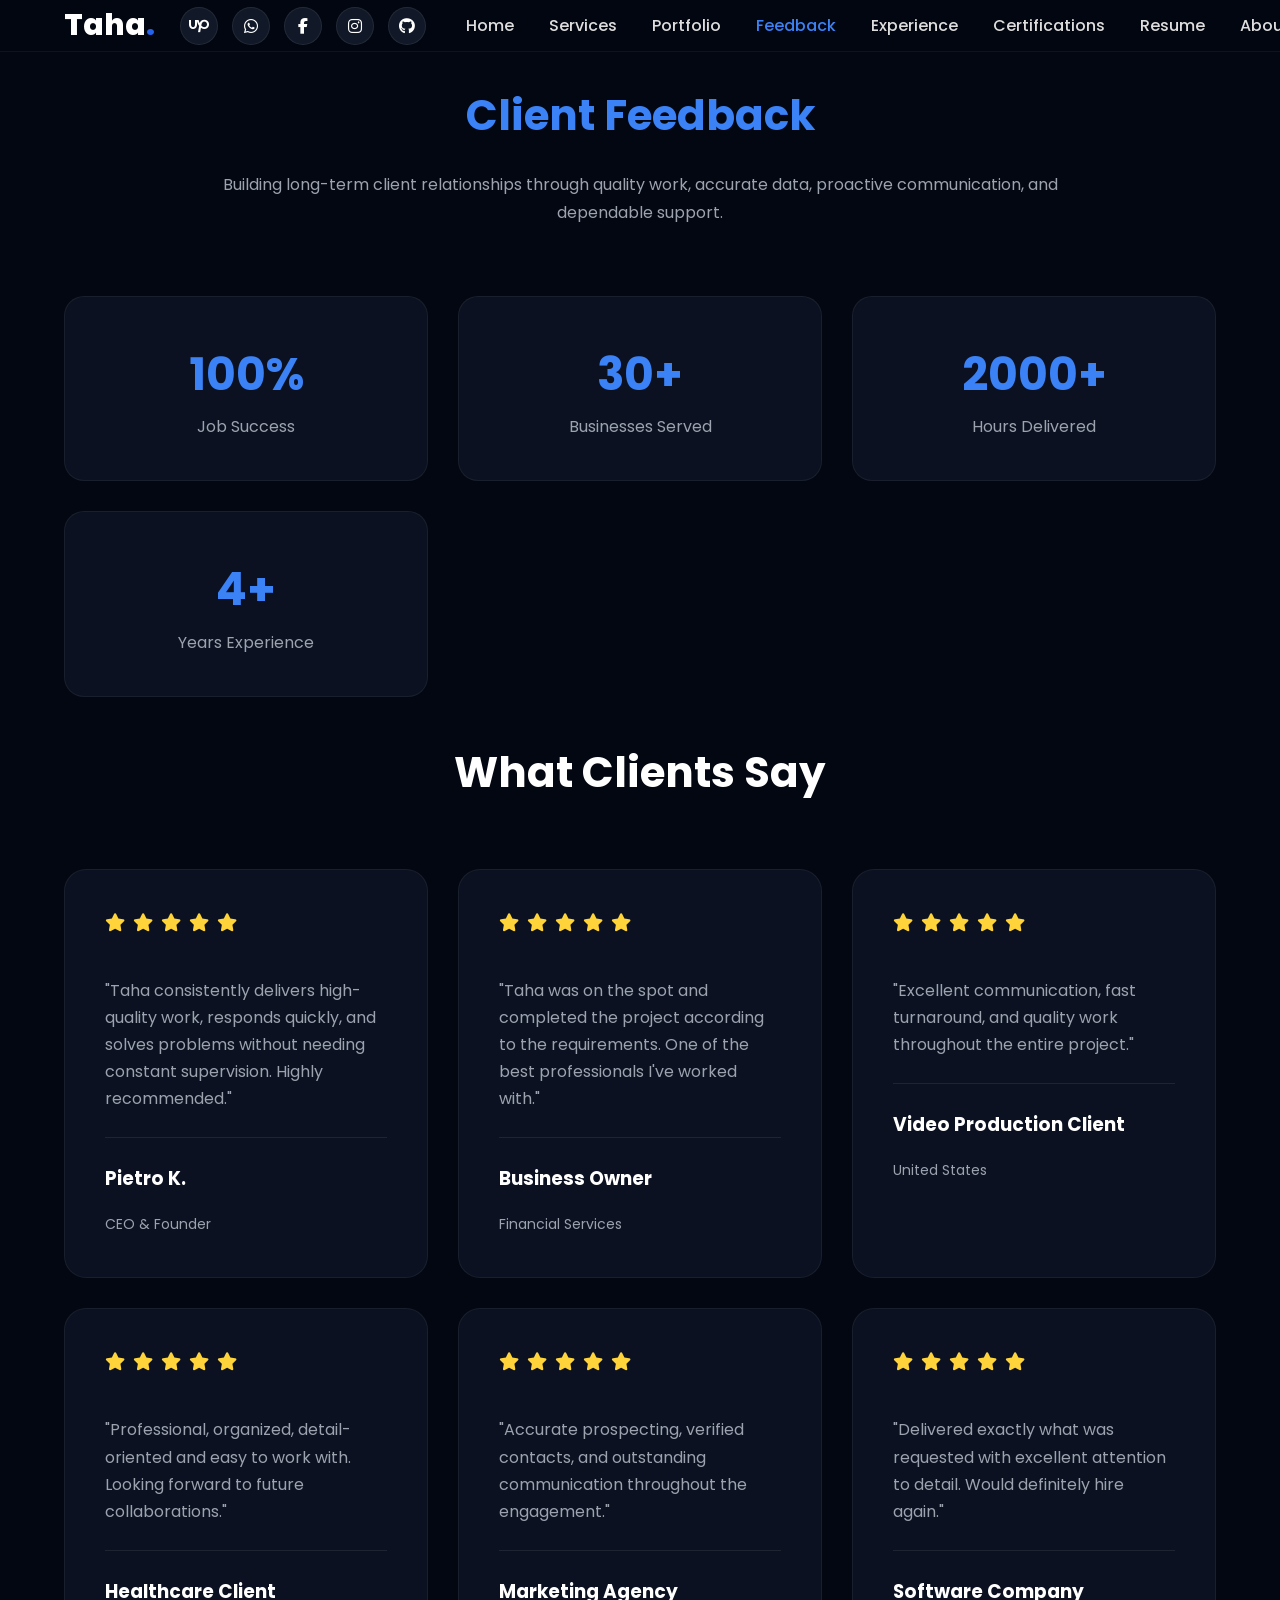
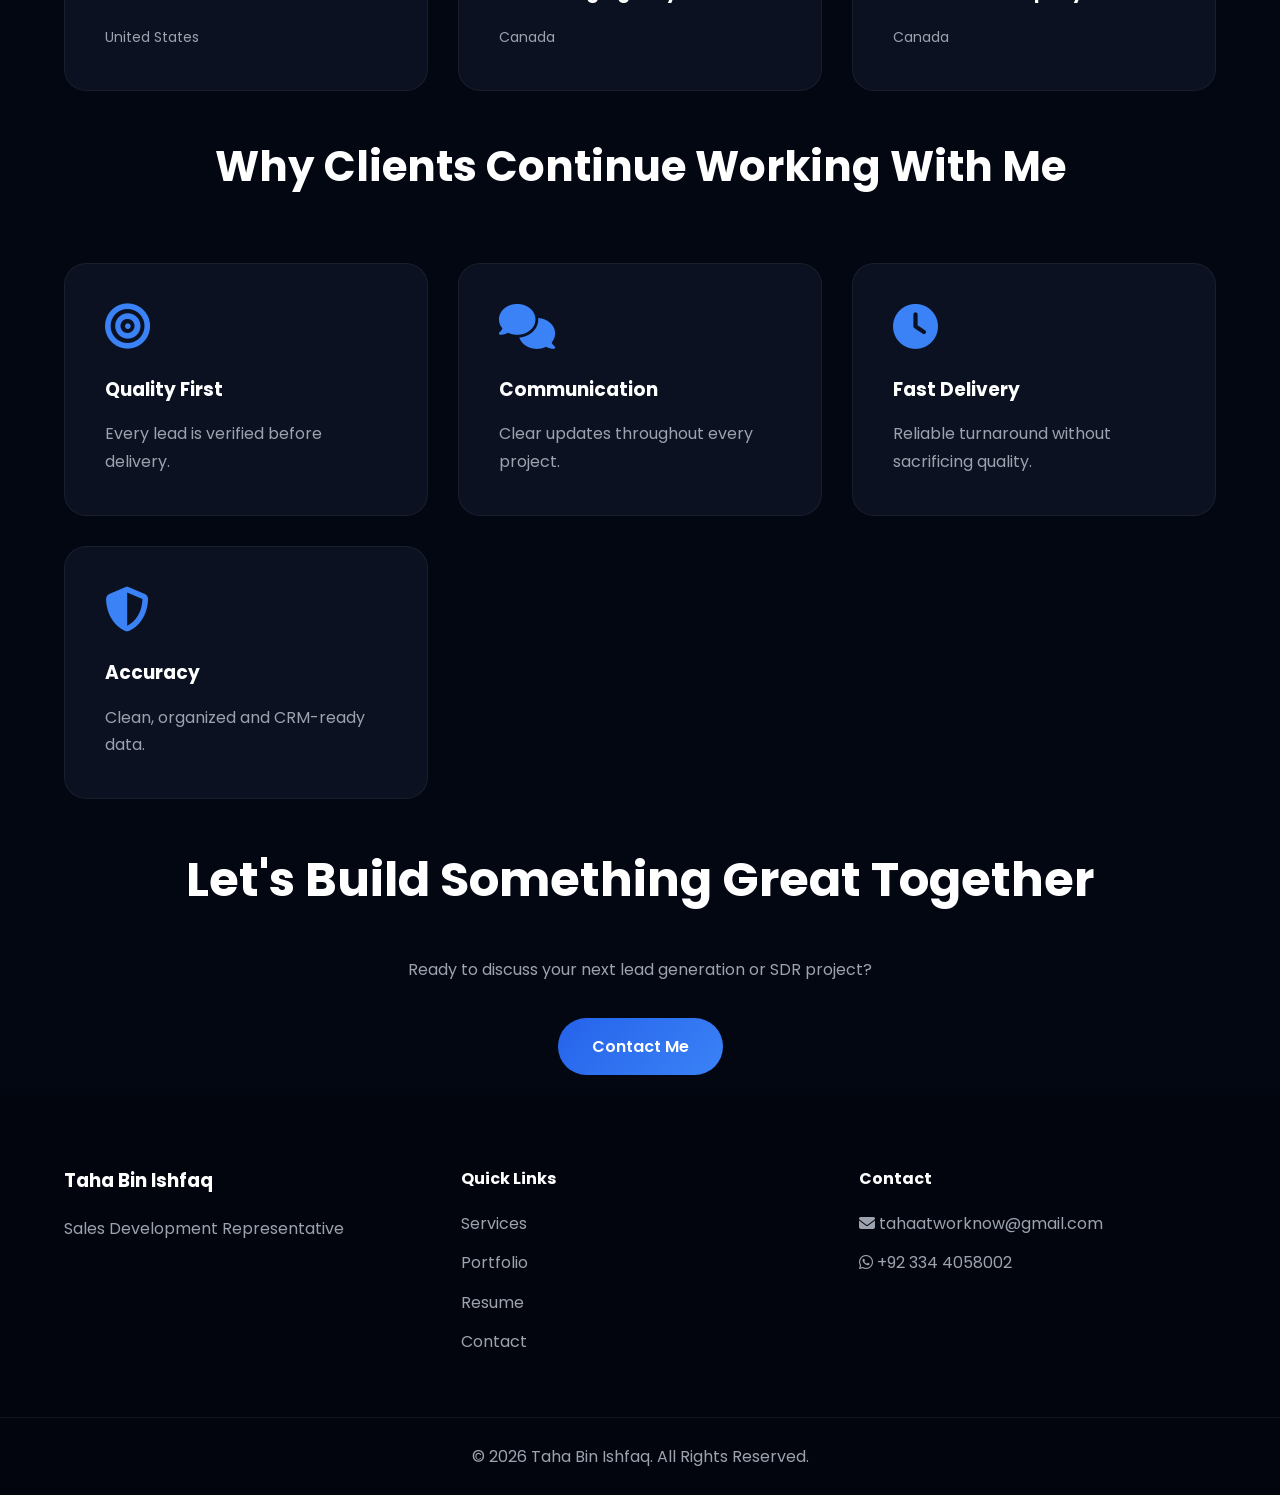
<file: feedback.html>
<!DOCTYPE html>
<html lang="en">

<head>

<meta charset="UTF-8">
<meta name="viewport" content="width=device-width, initial-scale=1.0">

<title>Client Feedback | Taha Bin Ishfaq</title>

<link rel="canonical" href="https://tahasalesdev.vercel.app/feedback">
<link rel="sitemap" type="application/xml" title="Sitemap" href="https://tahasalesdev.vercel.app/sitemap.xml">

<link rel="stylesheet" href="css/style.css">
<link rel="icon" type="image/png" sizes="32x32" href="./images/favicon.png?v=1">
<link href="https://fonts.googleapis.com/css2?family=Poppins:wght@300;400;500;600;700;800&display=swap" rel="stylesheet">

<link rel="stylesheet" href="https://cdnjs.cloudflare.com/ajax/libs/font-awesome/6.6.0/css/all.min.css">

</head>

<body>

<div id="loader">
<div class="loader-circle"></div>
</div>

<div id="progressBar"></div>

<button id="topBtn">
<i class="fas fa-arrow-up"></i>
</button>

<header>

<div class="container">

<div class="logo-area">

    <a href="index.html" class="logo">
        Taha<span>.</span>
    </a>

    <div class="header-social">

        <a href="https://www.upwork.com/freelancers/tahabinashfaq" target="_blank" title="Upwork">
            <i class="fab fa-upwork"></i>
        </a>

        <a href="https://wa.me/923344058002" target="_blank" title="WhatsApp">
            <i class="fab fa-whatsapp"></i>
        </a>

        <a href="https://www.facebook.com/taha.salesdev" target="_blank" title="Facebook">
            <i class="fab fa-facebook-f"></i>
        </a>

        <a href="https://www.instagram.com/taha.salesdev/" target="_blank" title="Instagram">
            <i class="fab fa-instagram"></i>
        </a>

        <a href="https://github.com/taha-salesdev" target="_blank" title="GitHub">
            <i class="fab fa-github"></i>
        </a>

    </div>

</div>

<nav>

<ul>

<li><a href="index.html">Home</a></li>

<li><a href="services.html">Services</a></li>

<li><a href="portfolio.html">Portfolio</a></li>

<li><a class="active" href="feedback.html">Feedback</a></li>

<li><a href="experience.html">Experience</a></li>

<li><a href="certifications.html">Certifications</a></li>

<li><a href="resume.html">Resume</a></li>

<li><a href="about.html">About</a></li>

<li><a href="contact.html">Contact</a></li>

</ul>

</nav>

<div class="menu-btn">
<i class="fas fa-bars"></i>
</div>

</div>

</header>

<!-- HERO -->

<section class="hero">

<div class="container">

<div class="section-title">

<h2>Client Feedback</h2>

<p style="max-width:850px;margin:auto;color:#9ca3af;">

Building long-term client relationships through quality work,
accurate data, proactive communication, and dependable support.

</p>

</div>

</div>

</section>

<!-- STATS -->

<section>

<div class="container">

<div class="cards">

<div class="stat-card">

<h3>100%</h3>

<p>Job Success</p>

</div>

<div class="stat-card">

<h3>30+</h3>

<p>Businesses Served</p>

</div>

<div class="stat-card">

<h3>2000+</h3>

<p>Hours Delivered</p>

</div>

<div class="stat-card">

<h3>4+</h3>

<p>Years Experience</p>

</div>

</div>

</div>

</section>

<!-- TESTIMONIALS -->

<section>

<div class="container">

<div class="section-title">

<h2>What Clients Say</h2>

</div>

<div class="cards">

<div class="card">

<div class="stars">

<i class="fas fa-star"></i>
<i class="fas fa-star"></i>
<i class="fas fa-star"></i>
<i class="fas fa-star"></i>
<i class="fas fa-star"></i>

</div>

<p>

"Taha consistently delivers high-quality work, responds quickly,
and solves problems without needing constant supervision.
Highly recommended."

</p>

<hr>

<h3>Pietro K.</h3>

<span>CEO & Founder</span>

</div>

<div class="card">

<div class="stars">

<i class="fas fa-star"></i>
<i class="fas fa-star"></i>
<i class="fas fa-star"></i>
<i class="fas fa-star"></i>
<i class="fas fa-star"></i>

</div>

<p>

"Taha was on the spot and completed the project according
to the requirements. One of the best professionals
I've worked with."

</p>

<hr>

<h3>Business Owner</h3>

<span>Financial Services</span>

</div>

<div class="card">

<div class="stars">

<i class="fas fa-star"></i>
<i class="fas fa-star"></i>
<i class="fas fa-star"></i>
<i class="fas fa-star"></i>
<i class="fas fa-star"></i>

</div>

<p>

"Excellent communication, fast turnaround,
and quality work throughout the entire project."

</p>

<hr>

<h3>Video Production Client</h3>

<span>United States</span>

</div>

<div class="card">

<div class="stars">

<i class="fas fa-star"></i>
<i class="fas fa-star"></i>
<i class="fas fa-star"></i>
<i class="fas fa-star"></i>
<i class="fas fa-star"></i>

</div>

<p>

"Professional, organized, detail-oriented and
easy to work with. Looking forward to
future collaborations."

</p>

<hr>

<h3>Healthcare Client</h3>

<span>United States</span>

</div>

<div class="card">

<div class="stars">

<i class="fas fa-star"></i>
<i class="fas fa-star"></i>
<i class="fas fa-star"></i>
<i class="fas fa-star"></i>
<i class="fas fa-star"></i>

</div>

<p>

"Accurate prospecting, verified contacts,
and outstanding communication throughout
the engagement."

</p>

<hr>

<h3>Marketing Agency</h3>

<span>Canada</span>

</div>

<div class="card">

<div class="stars">

<i class="fas fa-star"></i>
<i class="fas fa-star"></i>
<i class="fas fa-star"></i>
<i class="fas fa-star"></i>
<i class="fas fa-star"></i>

</div>

<p>

"Delivered exactly what was requested with
excellent attention to detail.
Would definitely hire again."

</p>

<hr>

<h3>Software Company</h3>

<span>Canada</span>

</div>

</div>

</div>

</section>

<!-- WHY CLIENTS RETURN -->

<section>

<div class="container">

<div class="section-title">

<h2>Why Clients Continue Working With Me</h2>

</div>

<div class="cards">

<div class="card">

<i class="fas fa-bullseye"></i>

<h3>Quality First</h3>

<p>

Every lead is verified before delivery.

</p>

</div>

<div class="card">

<i class="fas fa-comments"></i>

<h3>Communication</h3>

<p>

Clear updates throughout every project.

</p>

</div>

<div class="card">

<i class="fas fa-clock"></i>

<h3>Fast Delivery</h3>

<p>

Reliable turnaround without sacrificing quality.

</p>

</div>

<div class="card">

<i class="fas fa-shield-alt"></i>

<h3>Accuracy</h3>

<p>

Clean, organized and CRM-ready data.

</p>

</div>

</div>

</div>

</section>

<!-- CTA -->

<section class="cta">

<div class="container">

<h2>

Let's Build Something Great Together

</h2>

<p style="color:#9ca3af;margin-bottom:35px;">

Ready to discuss your next lead generation or SDR project?

</p>

<a href="contact.html" class="btn">

Contact Me

</a>

</div>

</section>

<footer>

<div class="container footer-grid">

<div>

<h3>Taha Bin Ishfaq</h3>

<p>Sales Development Representative</p>

</div>

<div>

<h4>Quick Links</h4>

<ul>

<li><a href="services.html">Services</a></li>

<li><a href="portfolio.html">Portfolio</a></li>

<li><a href="resume.html">Resume</a></li>

<li><a href="contact.html">Contact</a></li>

</ul>

</div>

<div>

<h4>Contact</h4>

<p>

<i class="fas fa-envelope"></i>

tahaatworknow@gmail.com

</p>

<p>

<i class="fab fa-whatsapp"></i>

+92 334 4058002

</p>

</div>

</div>

<div class="copyright">

© 2026 Taha Bin Ishfaq. All Rights Reserved.

</div>

</footer>

<script src="js/script.js"></script>

</body>

</html>
</file>
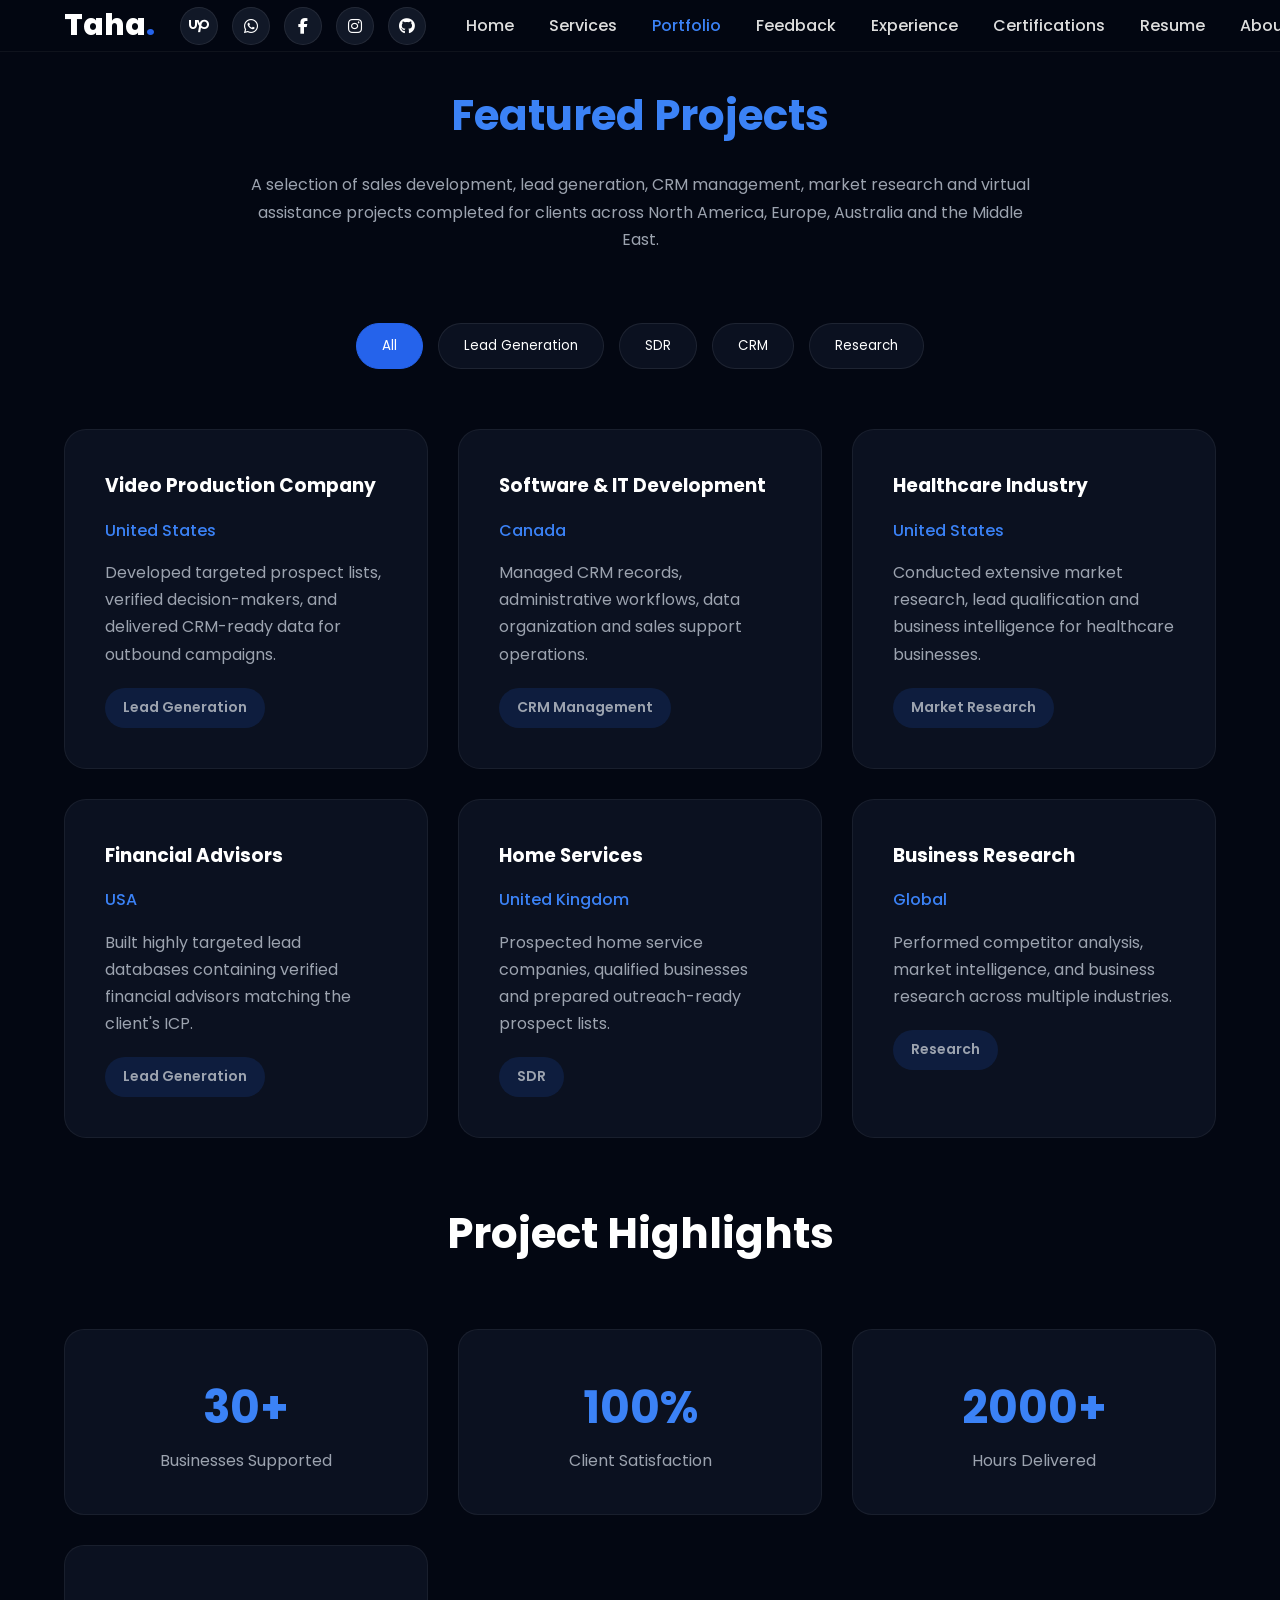
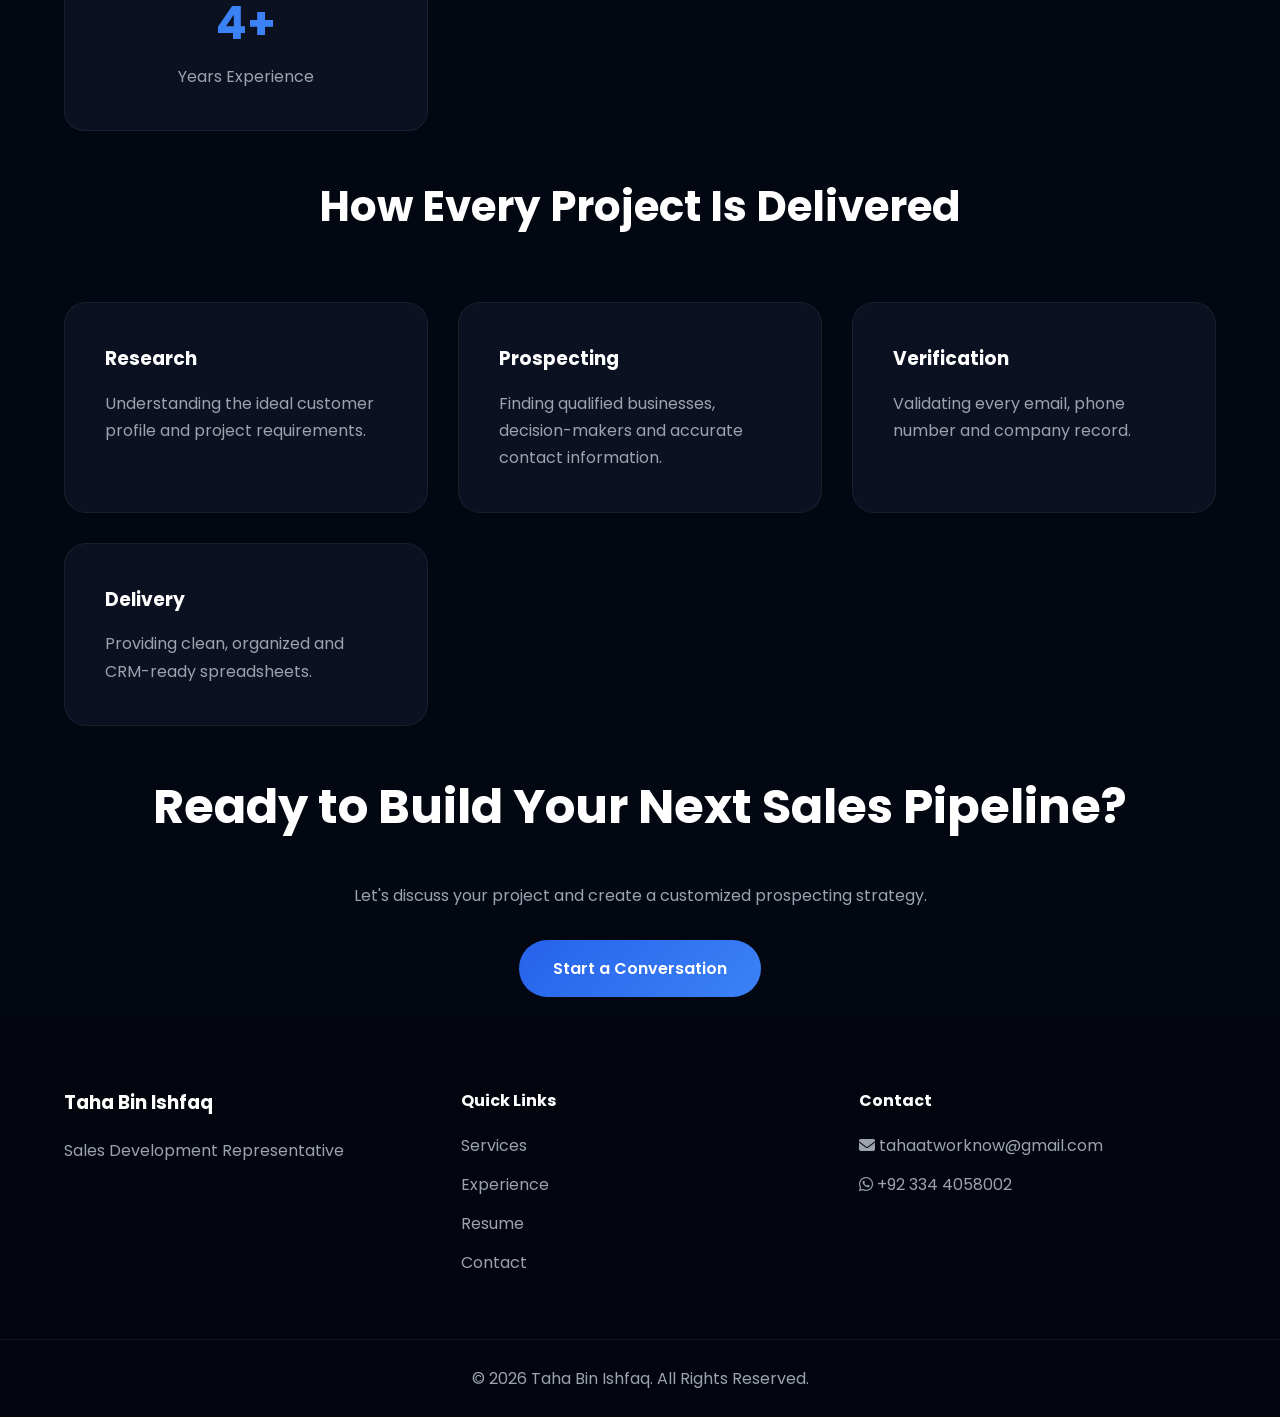
<file: portfolio.html>
<!DOCTYPE html>
<html lang="en">

<head>

<meta charset="UTF-8">
<meta name="viewport" content="width=device-width, initial-scale=1.0">

<title>Portfolio | Taha Bin Ishfaq</title>

<link rel="canonical" href="https://tahasalesdev.vercel.app/portfolio">
<link rel="sitemap" type="application/xml" title="Sitemap" href="https://tahasalesdev.vercel.app/sitemap.xml">

<link rel="stylesheet" href="css/style.css">
<link rel="icon" type="image/png" sizes="32x32" href="./images/favicon.png?v=1">
<link rel="preconnect" href="https://fonts.googleapis.com">
<link href="https://fonts.googleapis.com/css2?family=Poppins:wght@300;400;500;600;700;800&display=swap" rel="stylesheet">

<link rel="stylesheet"
href="https://cdnjs.cloudflare.com/ajax/libs/font-awesome/6.6.0/css/all.min.css">

</head>

<body>

<div id="loader">
<div class="loader-circle"></div>
</div>

<div id="progressBar"></div>

<button id="topBtn">
<i class="fas fa-arrow-up"></i>
</button>

<header>

<div class="container">

<div class="logo-area">

    <a href="index.html" class="logo">
        Taha<span>.</span>
    </a>

    <div class="header-social">

        <a href="https://www.upwork.com/freelancers/tahabinashfaq" target="_blank" title="Upwork">
            <i class="fab fa-upwork"></i>
        </a>

        <a href="https://wa.me/923344058002" target="_blank" title="WhatsApp">
            <i class="fab fa-whatsapp"></i>
        </a>

        <a href="https://www.facebook.com/taha.salesdev" target="_blank" title="Facebook">
            <i class="fab fa-facebook-f"></i>
        </a>

        <a href="https://www.instagram.com/taha.salesdev/" target="_blank" title="Instagram">
            <i class="fab fa-instagram"></i>
        </a>

        <a href="https://github.com/taha-salesdev" target="_blank" title="GitHub">
            <i class="fab fa-github"></i>
        </a>

    </div>

</div>

<nav>

<ul>

<li><a href="index.html">Home</a></li>

<li><a href="services.html">Services</a></li>

<li><a class="active" href="portfolio.html">Portfolio</a></li>

<li><a href="feedback.html">Feedback</a></li>

<li><a href="experience.html">Experience</a></li>

<li><a href="certifications.html">Certifications</a></li>

<li><a href="resume.html">Resume</a></li>

<li><a href="about.html">About</a></li>

<li><a href="contact.html">Contact</a></li>

</ul>

</nav>

<div class="menu-btn">
<i class="fas fa-bars"></i>
</div>

</div>

</header>

<!-- HERO -->

<section class="hero">

<div class="container">

<div class="section-title">

<h2>Featured Projects</h2>

<p style="max-width:800px;margin:auto;color:#9ca3af;">

A selection of sales development, lead generation, CRM management,
market research and virtual assistance projects completed for clients
across North America, Europe, Australia and the Middle East.

</p>

</div>

</div>

</section>


<!-- PROJECTS -->

<!-- PROJECTS -->

<!-- PROJECTS -->

<section style="padding-top:0;">

<div class="container"><section style="padding-top:0;">

<div class="portfolio-filter">

<button class="filter-btn active">All</button>

<button class="filter-btn">Lead Generation</button>

<button class="filter-btn">SDR</button>

<button class="filter-btn">CRM</button>

<button class="filter-btn">Research</button>

</div>

<div class="cards">

<!-- 1 -->

<div class="card">

<h3>Video Production Company</h3>

<h4>United States</h4>

<p>

Developed targeted prospect lists, verified decision-makers,
and delivered CRM-ready data for outbound campaigns.

</p>

<span class="project-tag">

Lead Generation

</span>

</div>

<!-- 2 -->

<div class="card">

<h3>Software & IT Development</h3>

<h4>Canada</h4>

<p>

Managed CRM records, administrative workflows,
data organization and sales support operations.

</p>

<span class="project-tag">

CRM Management

</span>

</div>

<!-- 3 -->

<div class="card">

<h3>Healthcare Industry</h3>

<h4>United States</h4>

<p>

Conducted extensive market research,
lead qualification and business intelligence
for healthcare businesses.

</p>

<span class="project-tag">

Market Research

</span>

</div>

<!-- 4 -->

<div class="card">

<h3>Financial Advisors</h3>

<h4>USA</h4>

<p>

Built highly targeted lead databases
containing verified financial advisors
matching the client's ICP.

</p>

<span class="project-tag">

Lead Generation

</span>

</div>

<!-- 5 -->

<div class="card">

<h3>Home Services</h3>

<h4>United Kingdom</h4>

<p>

Prospected home service companies,
qualified businesses and prepared
outreach-ready prospect lists.

</p>

<span class="project-tag">

SDR

</span>

</div>

<!-- 6 -->

<div class="card">

<h3>Business Research</h3>

<h4>Global</h4>

<p>

Performed competitor analysis,
market intelligence,
and business research
across multiple industries.

</p>

<span class="project-tag">

Research

</span>

</div>

</div>

</div>

</section>

<!-- ACHIEVEMENTS -->

<section>

<div class="container">

<div class="section-title">

<h2>Project Highlights</h2>

</div>

<div class="cards">

<div class="stat-card">

<h3>30+</h3>

<p>

Businesses Supported

</p>

</div>

<div class="stat-card">

<h3>100%</h3>

<p>

Client Satisfaction

</p>

</div>

<div class="stat-card">

<h3>2000+</h3>

<p>

Hours Delivered

</p>

</div>

<div class="stat-card">

<h3>4+</h3>

<p>

Years Experience

</p>

</div>

</div>

</div>

</section>

<!-- PROCESS -->

<section>

<div class="container">

<div class="section-title">

<h2>How Every Project Is Delivered</h2>

</div>

<div class="cards">

<div class="card">

<h3>Research</h3>

<p>

Understanding the ideal customer profile
and project requirements.

</p>

</div>

<div class="card">

<h3>Prospecting</h3>

<p>

Finding qualified businesses,
decision-makers and accurate contact information.

</p>

</div>

<div class="card">

<h3>Verification</h3>

<p>

Validating every email,
phone number and company record.

</p>

</div>

<div class="card">

<h3>Delivery</h3>

<p>

Providing clean,
organized and CRM-ready spreadsheets.

</p>

</div>

</div>

</div>

</section>

<!-- CTA -->

<section class="cta">

<div class="container">

<h2>

Ready to Build Your Next Sales Pipeline?

</h2>

<p style="margin-bottom:30px;color:#9ca3af;">

Let's discuss your project and create a customized prospecting strategy.

</p>

<a href="contact.html" class="btn">

Start a Conversation

</a>

</div>

</section>

<footer>

<div class="container footer-grid">

<div>

<h3>Taha Bin Ishfaq</h3>

<p>

Sales Development Representative

</p>

</div>

<div>

<h4>Quick Links</h4>

<ul>

<li><a href="services.html">Services</a></li>

<li><a href="experience.html">Experience</a></li>

<li><a href="resume.html">Resume</a></li>

<li><a href="contact.html">Contact</a></li>

</ul>

</div>

<div>

<h4>Contact</h4>

<p>

<i class="fas fa-envelope"></i>

tahaatworknow@gmail.com

</p>

<p>

<i class="fab fa-whatsapp"></i>

+92 334 4058002

</p>

</div>

</div>

<div class="copyright">

© 2026 Taha Bin Ishfaq. All Rights Reserved.

</div>

</footer>

<script src="js/script.js"></script>

</body>

</html>
</file>
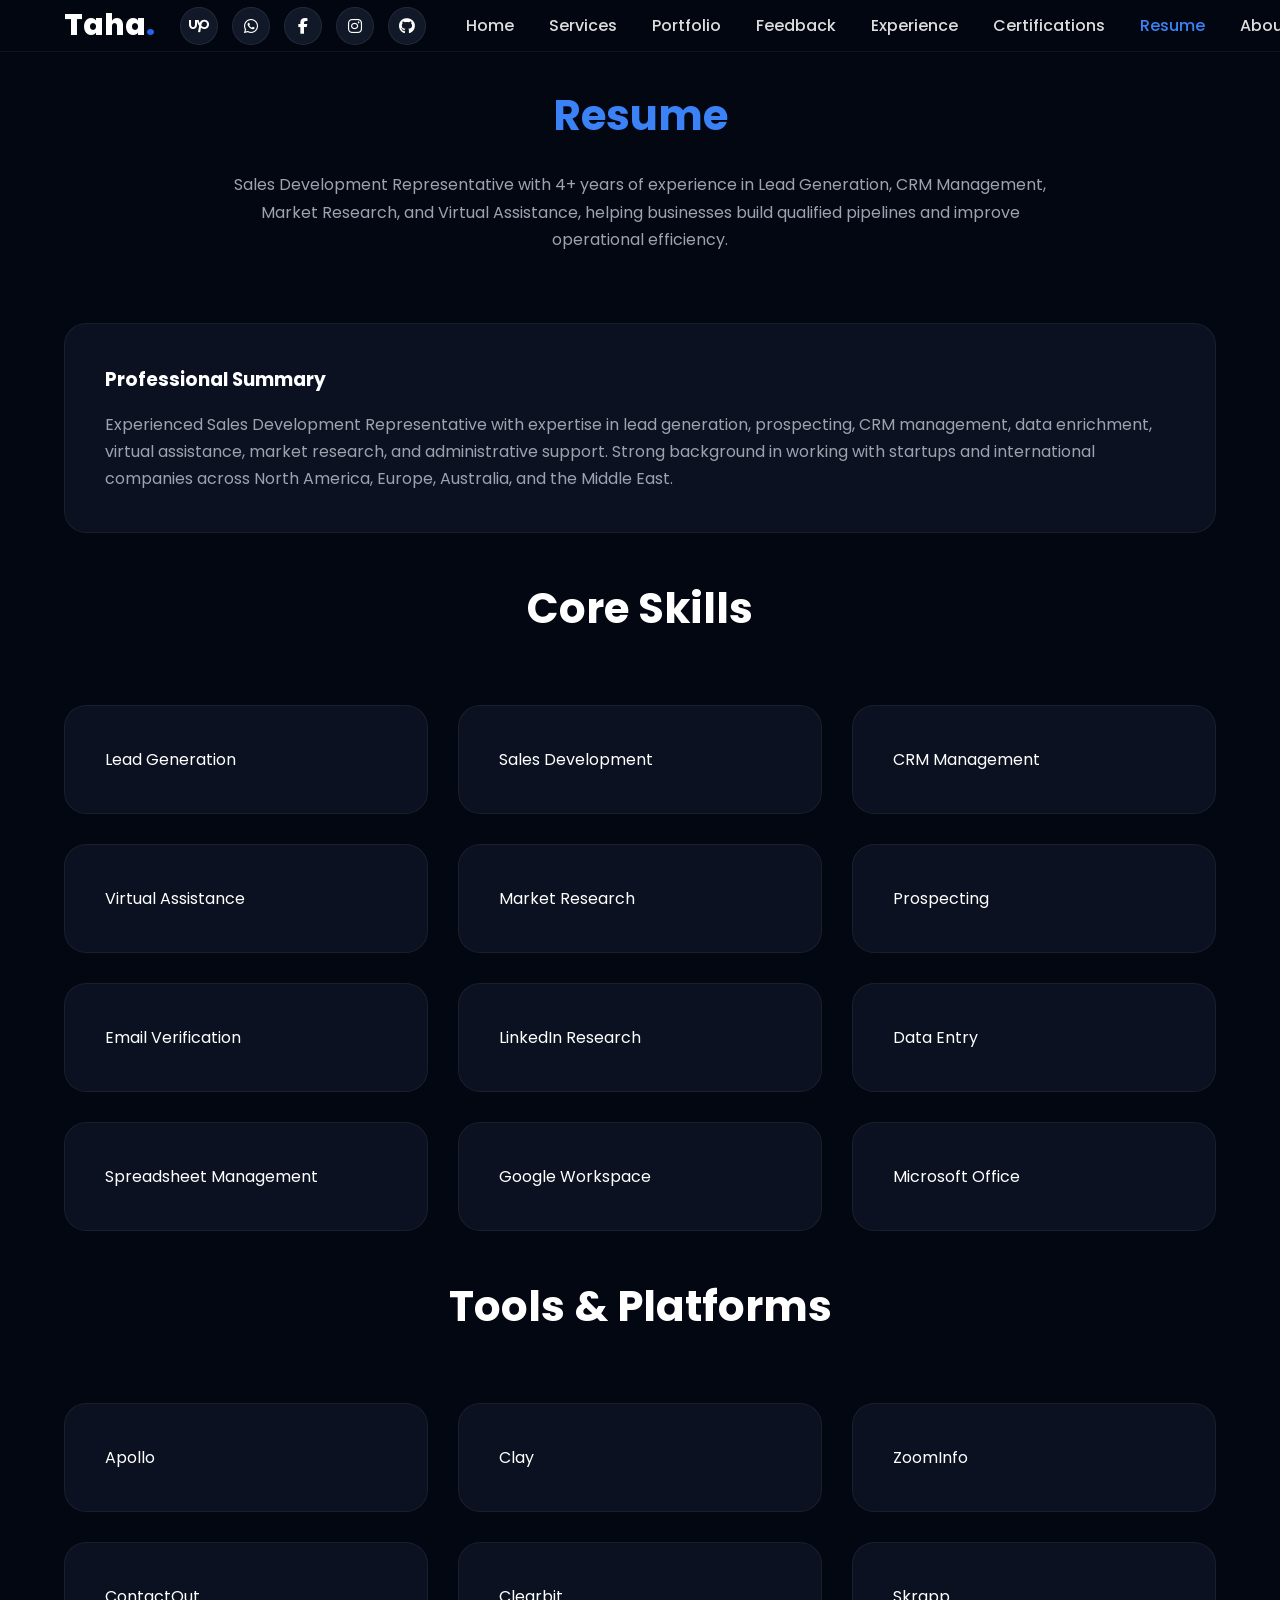
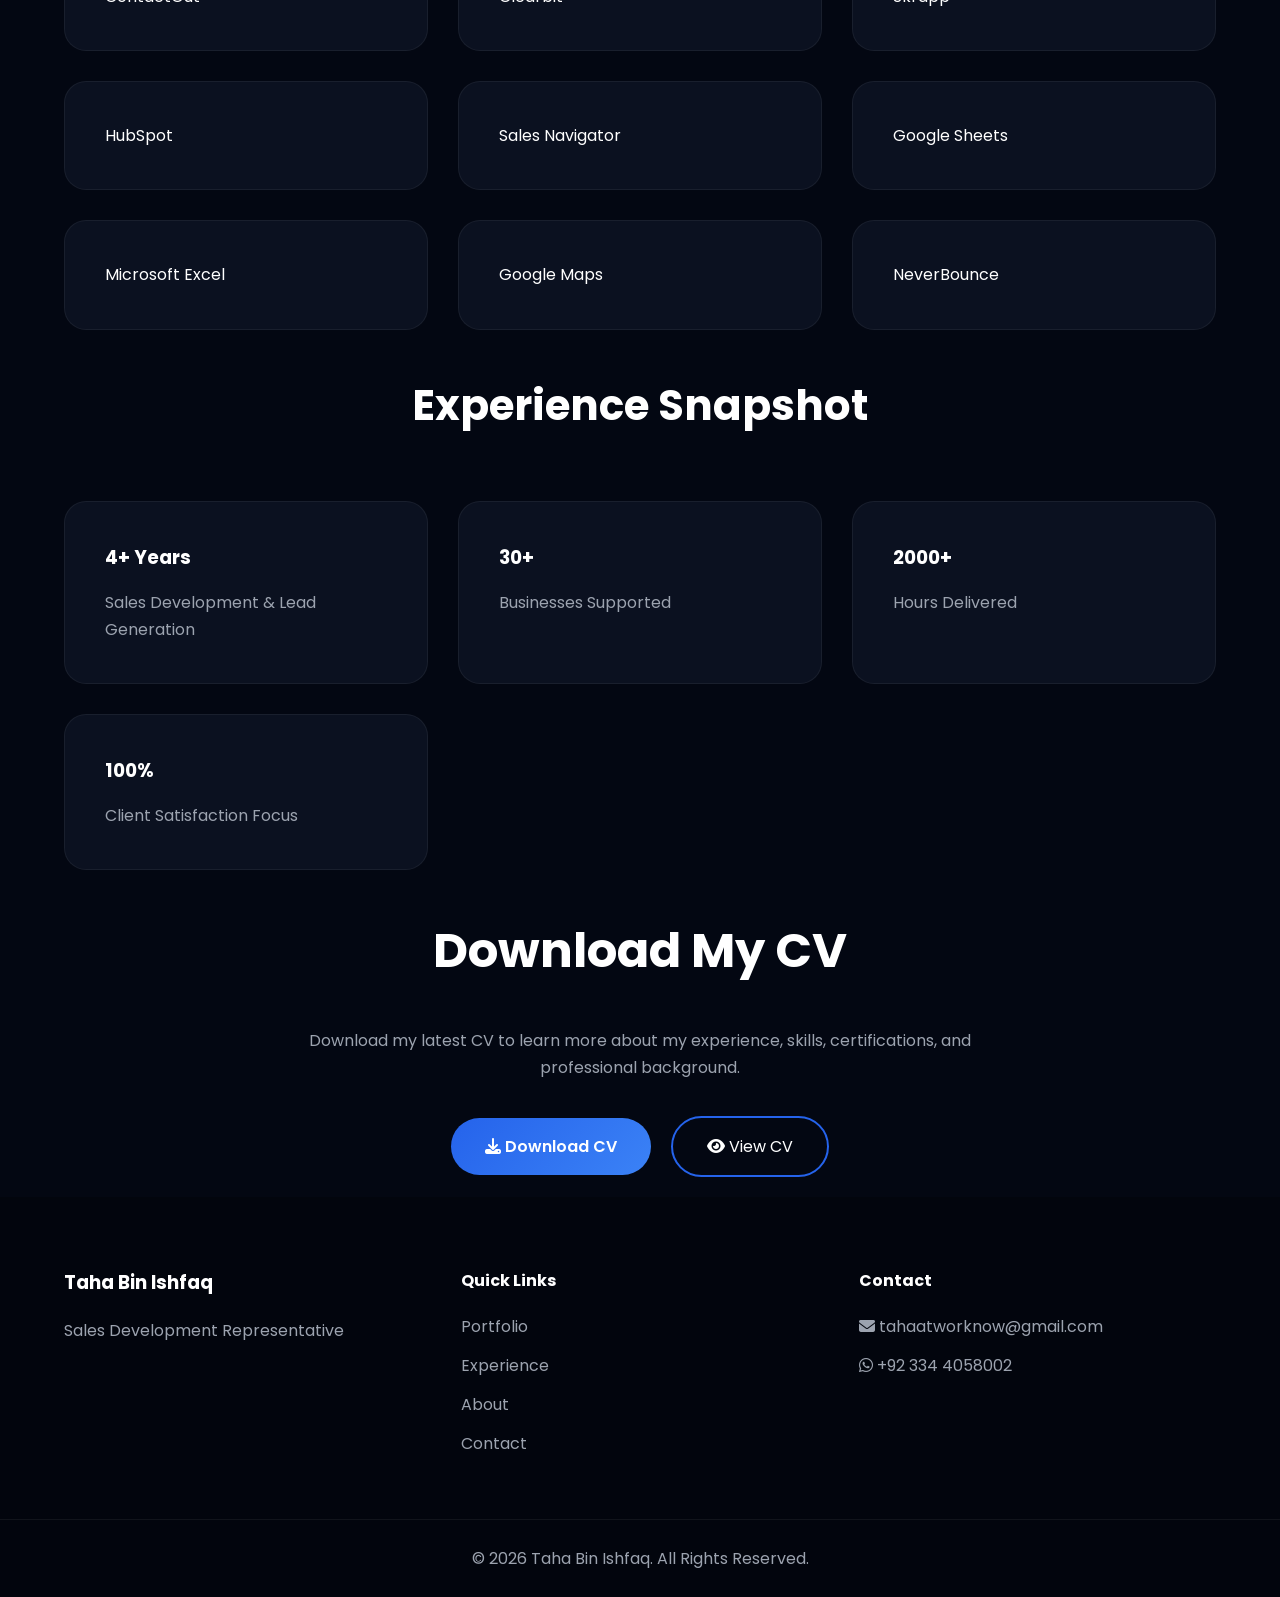
<file: resume.html>
<!DOCTYPE html>
<html lang="en">

<head>

<meta charset="UTF-8">
<meta name="viewport" content="width=device-width, initial-scale=1.0">

<title>Resume | Taha Bin Ishfaq</title>

<link rel="canonical" href="https://tahasalesdev.vercel.app/resume">
<link rel="sitemap" type="application/xml" title="Sitemap" href="https://tahasalesdev.vercel.app/sitemap.xml">

<link rel="stylesheet" href="css/style.css">
<link rel="icon" type="image/png" sizes="32x32" href="./images/favicon.png?v=1">
<link rel="stylesheet"
href="https://cdnjs.cloudflare.com/ajax/libs/font-awesome/6.6.0/css/all.min.css">

</head>

<body>

<div id="loader">
<div class="loader-circle"></div>
</div>

<div id="progressBar"></div>

<button id="topBtn">
<i class="fas fa-arrow-up"></i>
</button>

<header>

<div class="container">

<div class="logo-area">

    <a href="index.html" class="logo">
        Taha<span>.</span>
    </a>

    <div class="header-social">

        <a href="https://www.upwork.com/freelancers/tahabinashfaq" target="_blank" title="Upwork">
            <i class="fab fa-upwork"></i>
        </a>

        <a href="https://wa.me/923344058002" target="_blank" title="WhatsApp">
            <i class="fab fa-whatsapp"></i>
        </a>

        <a href="https://www.facebook.com/taha.salesdev" target="_blank" title="Facebook">
            <i class="fab fa-facebook-f"></i>
        </a>

        <a href="https://www.instagram.com/taha.salesdev/" target="_blank" title="Instagram">
            <i class="fab fa-instagram"></i>
        </a>

        <a href="https://github.com/taha-salesdev" target="_blank" title="GitHub">
            <i class="fab fa-github"></i>
        </a>

    </div>

</div>

<nav>

<ul>

<li><a href="index.html">Home</a></li>
<li><a href="services.html">Services</a></li>
<li><a href="portfolio.html">Portfolio</a></li>
<li><a href="feedback.html">Feedback</a></li>
<li><a href="experience.html">Experience</a></li>
<li><a href="certifications.html">Certifications</a></li>
<li><a class="active" href="resume.html">Resume</a></li>
<li><a href="about.html">About</a></li>
<li><a href="contact.html">Contact</a></li>

</ul>

</nav>

<div class="menu-btn">
<i class="fas fa-bars"></i>
</div>

</div>

</header>

<!-- HERO -->

<section class="hero">

<div class="container">

<div class="section-title">

<h2>Resume</h2>

<p style="max-width:850px;margin:auto;color:#9ca3af;">

Sales Development Representative with 4+ years of experience in Lead Generation,
CRM Management, Market Research, and Virtual Assistance, helping businesses
build qualified pipelines and improve operational efficiency.

</p>

</div>

</div>

</section>

<!-- SUMMARY -->

<section>

<div class="container">

<div class="cards">

<div class="card">

<h3>Professional Summary</h3>

<p>

Experienced Sales Development Representative with expertise in lead generation,
prospecting, CRM management, data enrichment, virtual assistance,
market research, and administrative support.

Strong background in working with startups and international companies
across North America, Europe, Australia, and the Middle East.

</p>

</div>

</div>

</div>

</section>

<!-- SKILLS -->

<section>

<div class="container">

<div class="section-title">

<h2>Core Skills</h2>

</div>

<div class="cards">

<div class="card">Lead Generation</div>

<div class="card">Sales Development</div>

<div class="card">CRM Management</div>

<div class="card">Virtual Assistance</div>

<div class="card">Market Research</div>

<div class="card">Prospecting</div>

<div class="card">Email Verification</div>

<div class="card">LinkedIn Research</div>

<div class="card">Data Entry</div>

<div class="card">Spreadsheet Management</div>

<div class="card">Google Workspace</div>

<div class="card">Microsoft Office</div>

</div>

</div>

</section>

<!-- TOOLS -->

<section>

<div class="container">

<div class="section-title">

<h2>Tools & Platforms</h2>

</div>

<div class="cards">

<div class="card">Apollo</div>

<div class="card">Clay</div>

<div class="card">ZoomInfo</div>

<div class="card">ContactOut</div>

<div class="card">Clearbit</div>

<div class="card">Skrapp</div>

<div class="card">HubSpot</div>

<div class="card">Sales Navigator</div>

<div class="card">Google Sheets</div>

<div class="card">Microsoft Excel</div>

<div class="card">Google Maps</div>

<div class="card">NeverBounce</div>

</div>

</div>

</section>

<!-- EXPERIENCE SNAPSHOT -->

<section>

<div class="container">

<div class="section-title">

<h2>Experience Snapshot</h2>

</div>

<div class="cards">

<div class="card">

<h3>4+ Years</h3>

<p>Sales Development & Lead Generation</p>

</div>

<div class="card">

<h3>30+</h3>

<p>Businesses Supported</p>

</div>

<div class="card">

<h3>2000+</h3>

<p>Hours Delivered</p>

</div>

<div class="card">

<h3>100%</h3>

<p>Client Satisfaction Focus</p>

</div>

</div>

</div>

</section>

<!-- DOWNLOAD CV -->

<section class="cta">

<div class="container">

<h2>Download My CV</h2>

<p style="margin-bottom:35px;color:#9ca3af;max-width:700px;margin-left:auto;margin-right:auto;">

Download my latest CV to learn more about my experience, skills, certifications, and professional background.

</p>

<div class="resume-buttons">

    <a href="assets/taha_bin_ishfaq_cv.pdf" class="btn" download>
        <i class="fas fa-download"></i> Download CV
    </a>

    <a href="assets/taha_bin_ishfaq_cv.pdf" class="btn-outline" target="_blank">
        <i class="fas fa-eye"></i> View CV
    </a>

</div>
</div>

</section>

</a>

</div>

</section>

<footer>

<div class="container footer-grid">

<div>

<h3>Taha Bin Ishfaq</h3>

<p>Sales Development Representative</p>

</div>

<div>

<h4>Quick Links</h4>

<ul>

<li><a href="portfolio.html">Portfolio</a></li>

<li><a href="experience.html">Experience</a></li>

<li><a href="about.html">About</a></li>

<li><a href="contact.html">Contact</a></li>

</ul>

</div>

<div>

<h4>Contact</h4>

<p><i class="fas fa-envelope"></i> tahaatworknow@gmail.com</p>

<p><i class="fab fa-whatsapp"></i> +92 334 4058002</p>

</div>

</div>

<div class="copyright">

© 2026 Taha Bin Ishfaq. All Rights Reserved.

</div>

</footer>

<script src="js/script.js"></script>

</body>

</html>
</file>
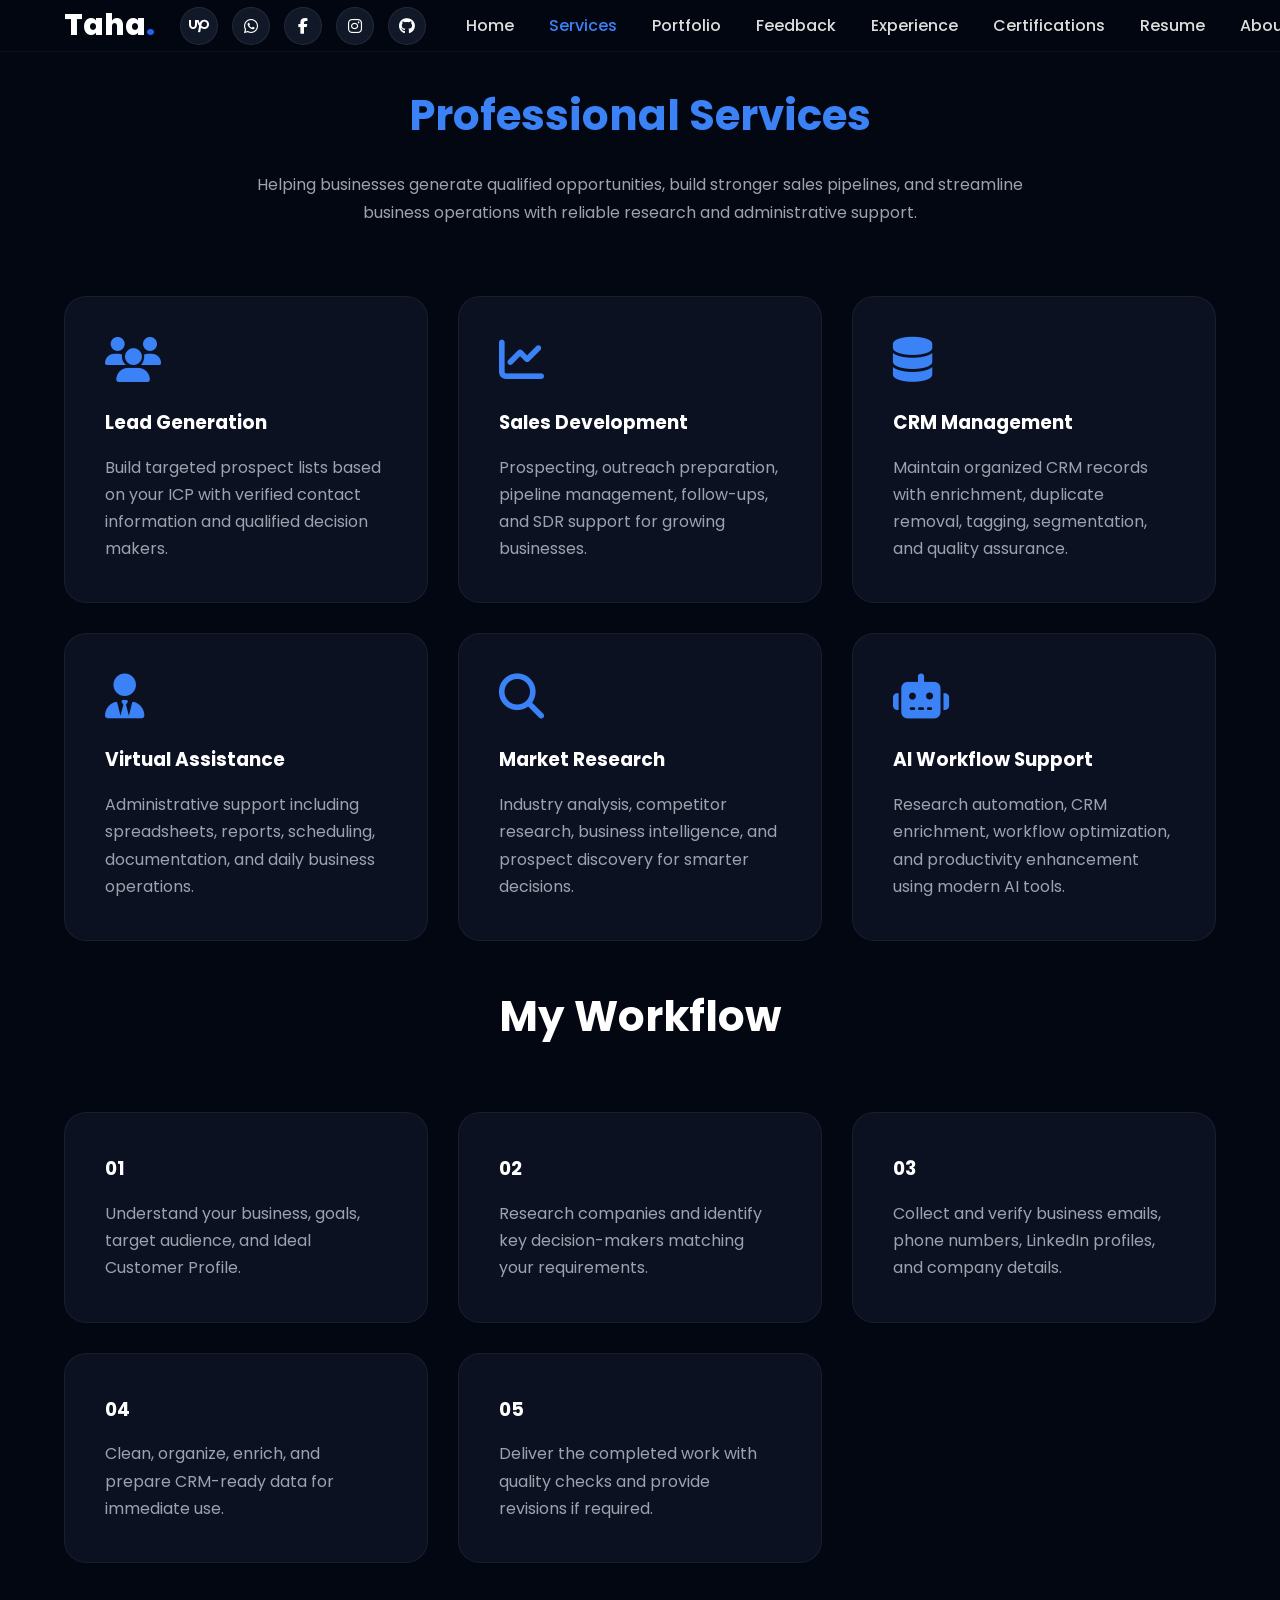
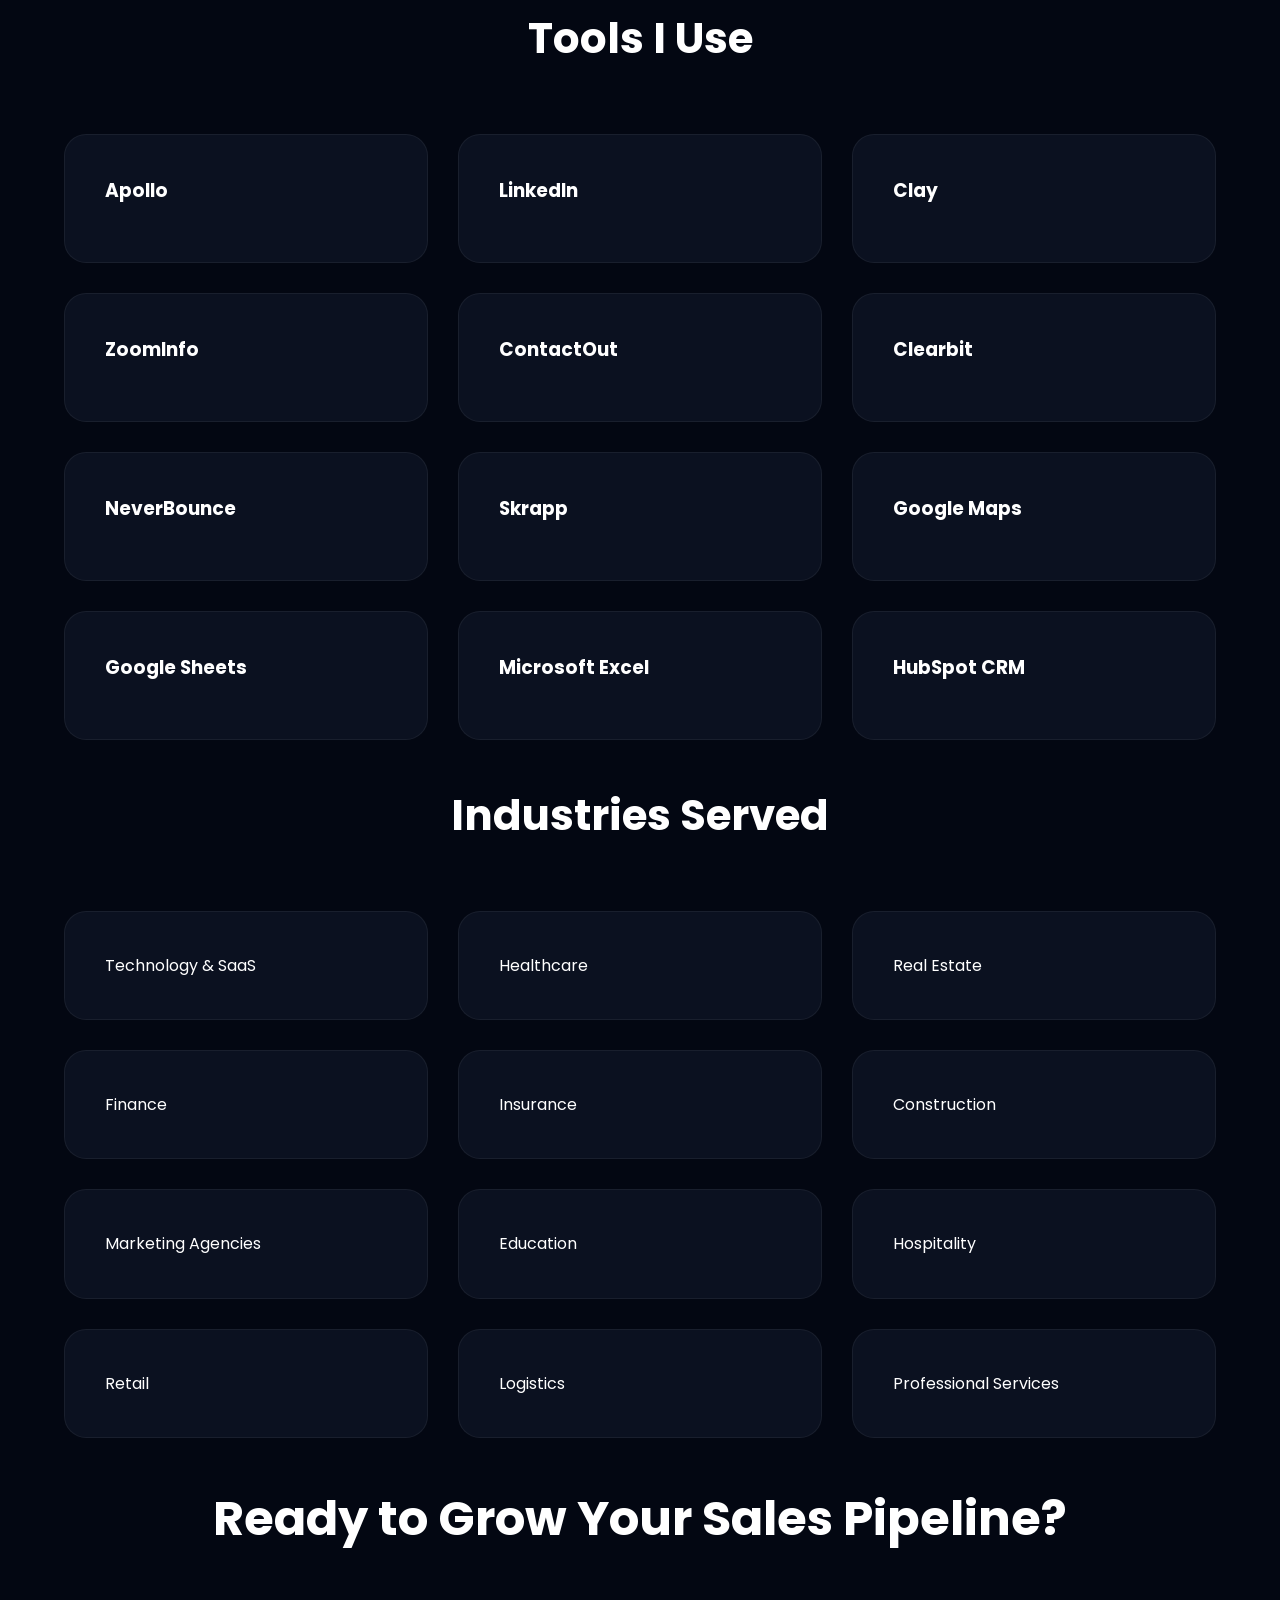
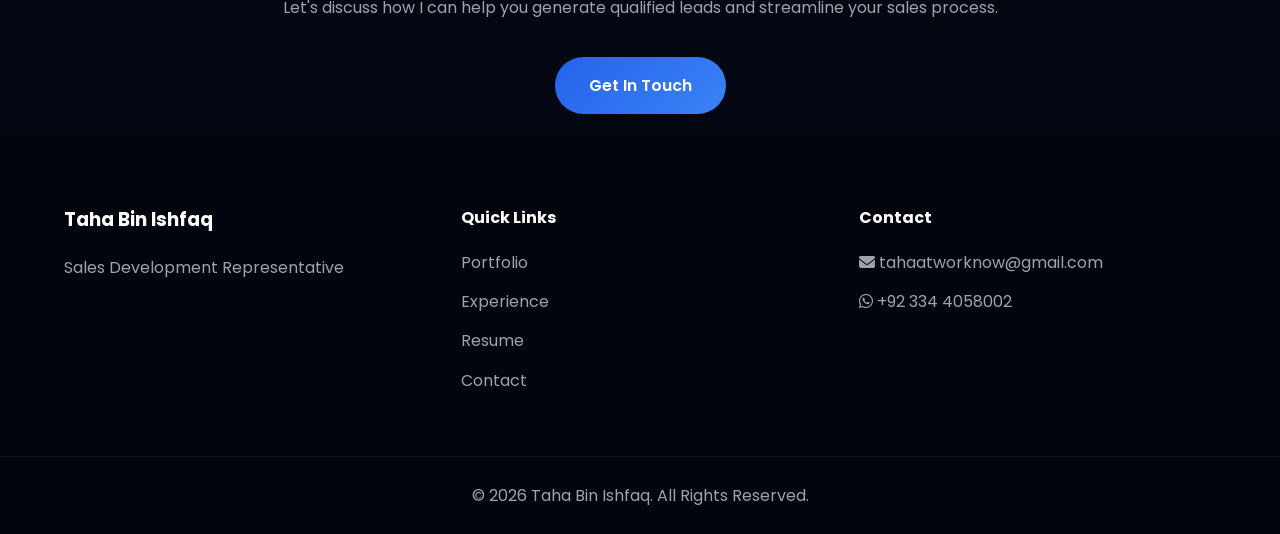
<file: services.html>
<!DOCTYPE html>
<html lang="en">

<head>

    <meta charset="UTF-8">

    <meta name="viewport" content="width=device-width, initial-scale=1.0">

    <title>Services | Taha Bin Ishfaq</title>

    <link rel="canonical" href="https://tahasalesdev.vercel.app/services">
    <link rel="sitemap" type="application/xml" title="Sitemap" href="https://tahasalesdev.vercel.app/sitemap.xml">

    <link rel="stylesheet" href="css/style.css">
    <link rel="icon" type="image/png" sizes="32x32" href="./images/favicon.png?v=1">
    <link href="https://fonts.googleapis.com/css2?family=Poppins:wght@300;400;500;600;700;800&display=swap" rel="stylesheet">

    <link rel="stylesheet" href="https://cdnjs.cloudflare.com/ajax/libs/font-awesome/6.6.0/css/all.min.css">

</head>

<body>

<!-- Loader -->

<div id="loader">
    <div class="loader-circle"></div>
</div>

<div id="progressBar"></div>

<button id="topBtn">
    <i class="fas fa-arrow-up"></i>
</button>

<!-- Header -->

<header>

<div class="container">

<div class="logo-area">

    <a href="index.html" class="logo">
        Taha<span>.</span>
    </a>

    <div class="header-social">

        <a href="https://www.upwork.com/freelancers/tahabinashfaq" target="_blank" title="Upwork">
            <i class="fab fa-upwork"></i>
        </a>

        <a href="https://wa.me/923344058002" target="_blank" title="WhatsApp">
            <i class="fab fa-whatsapp"></i>
        </a>

        <a href="https://www.facebook.com/taha.salesdev" target="_blank" title="Facebook">
            <i class="fab fa-facebook-f"></i>
        </a>

        <a href="https://www.instagram.com/taha.salesdev/" target="_blank" title="Instagram">
            <i class="fab fa-instagram"></i>
        </a>

        <a href="https://github.com/taha-salesdev" target="_blank" title="GitHub">
            <i class="fab fa-github"></i>
        </a>

    </div>

</div>

<nav>

<ul>

<li><a href="index.html">Home</a></li>

<li><a class="active" href="services.html">Services</a></li>

<li><a href="portfolio.html">Portfolio</a></li>

<li><a href="feedback.html">Feedback</a></li>

<li><a href="experience.html">Experience</a></li>

<li><a href="certifications.html">Certifications</a></li>

<li><a href="resume.html">Resume</a></li>

<li><a href="about.html">About</a></li>

<li><a href="contact.html">Contact</a></li>

</ul>

</nav>

<div class="menu-btn">

<i class="fas fa-bars"></i>

</div>

</div>

</header>

<!-- Hero -->

<section class="hero">

<div class="container">

<div class="section-title">

<h2>Professional Services</h2>

<p style="color:#9ca3af;max-width:800px;margin:auto;">

Helping businesses generate qualified opportunities, build stronger sales pipelines, and streamline business operations with reliable research and administrative support.

</p>

</div>

</div>

</section>

<!-- Services -->

<section>

<div class="container">

<div class="cards">

<div class="card">

<i class="fas fa-users"></i>

<h3>Lead Generation</h3>

<p>

Build targeted prospect lists based on your ICP with verified contact information and qualified decision makers.

</p>

</div>

<div class="card">

<i class="fas fa-chart-line"></i>

<h3>Sales Development</h3>

<p>

Prospecting, outreach preparation, pipeline management, follow-ups, and SDR support for growing businesses.

</p>

</div>

<div class="card">

<i class="fas fa-database"></i>

<h3>CRM Management</h3>

<p>

Maintain organized CRM records with enrichment, duplicate removal, tagging, segmentation, and quality assurance.

</p>

</div>

<div class="card">

<i class="fas fa-user-tie"></i>

<h3>Virtual Assistance</h3>

<p>

Administrative support including spreadsheets, reports, scheduling, documentation, and daily business operations.

</p>

</div>

<div class="card">

<i class="fas fa-search"></i>

<h3>Market Research</h3>

<p>

Industry analysis, competitor research, business intelligence, and prospect discovery for smarter decisions.

</p>

</div>

<div class="card">

<i class="fas fa-robot"></i>

<h3>AI Workflow Support</h3>

<p>

Research automation, CRM enrichment, workflow optimization, and productivity enhancement using modern AI tools.

</p>

</div>

</div>

</div>

</section>

<!-- Workflow -->

<section>

<div class="container">

<div class="section-title">

<h2>My Workflow</h2>

</div>

<div class="cards">

<div class="card">

<h3>01</h3>

<p>

Understand your business, goals, target audience, and Ideal Customer Profile.

</p>

</div>

<div class="card">

<h3>02</h3>

<p>

Research companies and identify key decision-makers matching your requirements.

</p>

</div>

<div class="card">

<h3>03</h3>

<p>

Collect and verify business emails, phone numbers, LinkedIn profiles, and company details.

</p>

</div>

<div class="card">

<h3>04</h3>

<p>

Clean, organize, enrich, and prepare CRM-ready data for immediate use.

</p>

</div>

<div class="card">

<h3>05</h3>

<p>

Deliver the completed work with quality checks and provide revisions if required.

</p>

</div>

</div>

</div>

</section>

<!-- Tools -->

<section>

<div class="container">

<div class="section-title">

<h2>Tools I Use</h2>

</div>

<div class="cards">

<div class="card"><h3>Apollo</h3></div>

<div class="card"><h3>LinkedIn</h3></div>

<div class="card"><h3>Clay</h3></div>

<div class="card"><h3>ZoomInfo</h3></div>

<div class="card"><h3>ContactOut</h3></div>

<div class="card"><h3>Clearbit</h3></div>

<div class="card"><h3>NeverBounce</h3></div>

<div class="card"><h3>Skrapp</h3></div>

<div class="card"><h3>Google Maps</h3></div>

<div class="card"><h3>Google Sheets</h3></div>

<div class="card"><h3>Microsoft Excel</h3></div>

<div class="card"><h3>HubSpot CRM</h3></div>

</div>

</div>

</section>

<!-- Industries -->

<section>

<div class="container">

<div class="section-title">

<h2>Industries Served</h2>

</div>

<div class="cards">

<div class="card">Technology & SaaS</div>

<div class="card">Healthcare</div>

<div class="card">Real Estate</div>

<div class="card">Finance</div>

<div class="card">Insurance</div>

<div class="card">Construction</div>

<div class="card">Marketing Agencies</div>

<div class="card">Education</div>

<div class="card">Hospitality</div>

<div class="card">Retail</div>

<div class="card">Logistics</div>

<div class="card">Professional Services</div>

</div>

</div>

</section>

<!-- CTA -->

<section class="cta">

<div class="container">

<h2>

Ready to Grow Your Sales Pipeline?

</h2>

<p style="margin-bottom:35px;color:#9ca3af;">

Let's discuss how I can help you generate qualified leads and streamline your sales process.

</p>

<a href="contact.html" class="btn">

Get In Touch

</a>

</div>

</section>

<!-- Footer -->

<footer>

<div class="container footer-grid">

<div>

<h3>Taha Bin Ishfaq</h3>

<p>

Sales Development Representative

</p>

</div>

<div>

<h4>Quick Links</h4>

<ul>

<li><a href="portfolio.html">Portfolio</a></li>

<li><a href="experience.html">Experience</a></li>

<li><a href="resume.html">Resume</a></li>

<li><a href="contact.html">Contact</a></li>

</ul>

</div>

<div>

<h4>Contact</h4>

<p>

<i class="fas fa-envelope"></i>

tahaatworknow@gmail.com

</p>

<p>

<i class="fab fa-whatsapp"></i>

+92 334 4058002

</p>

</div>

</div>

<div class="copyright">

© 2026 Taha Bin Ishfaq. All Rights Reserved.

</div>

</footer>

<script src="js/script.js"></script>

</body>

</html>
</file>
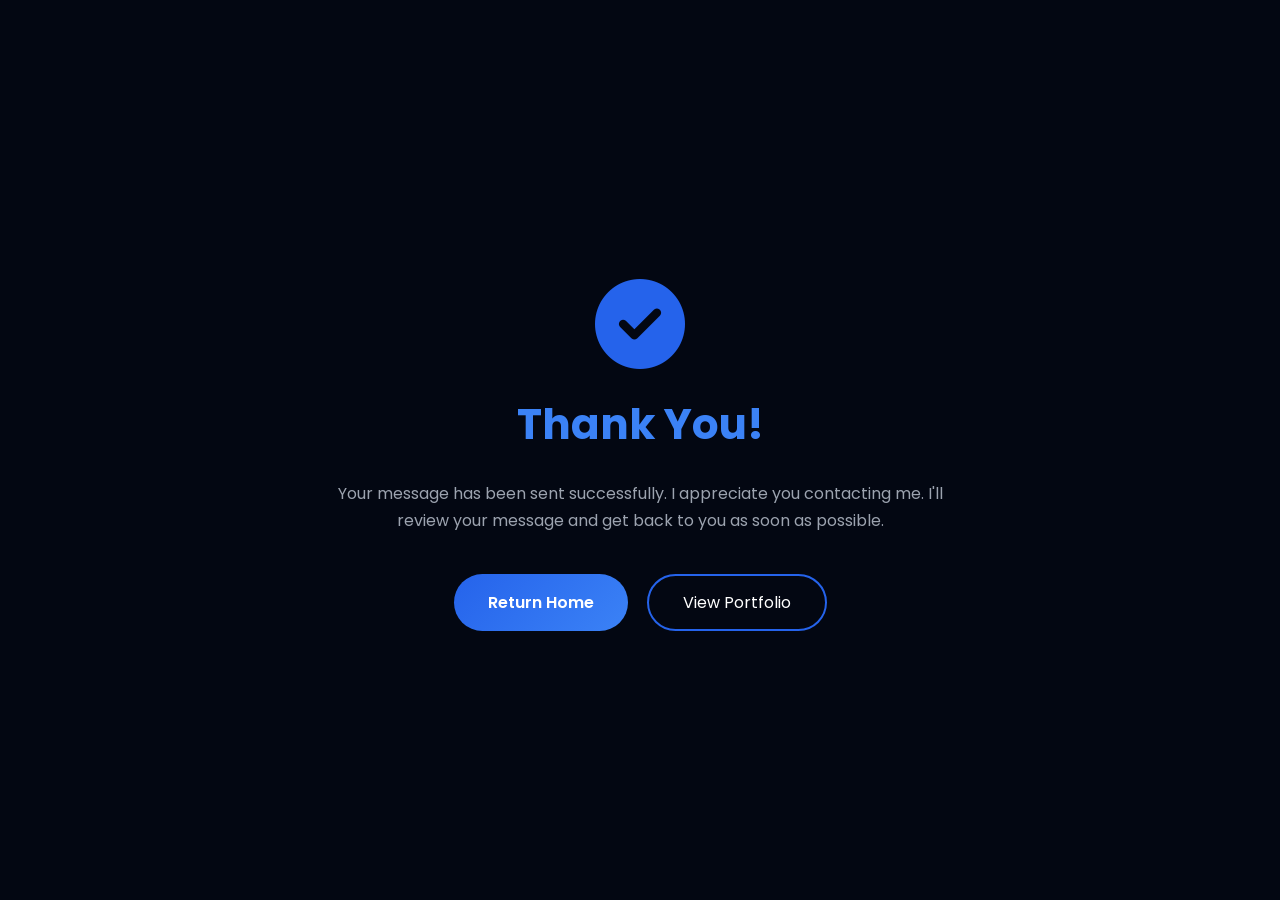
<file: thankyou.html>
<!DOCTYPE html>
<html lang="en">

<head>

<meta charset="UTF-8">
<meta name="viewport" content="width=device-width, initial-scale=1.0">

<title>Thank You | Taha Bin Ishfaq</title>

<meta name="robots" content="noindex, follow">
<link rel="canonical" href="https://tahasalesdev.vercel.app/thankyou">

<link rel="stylesheet" href="css/style.css">

<link rel="icon" href="images/favicon.png">

<link rel="stylesheet"
href="https://cdnjs.cloudflare.com/ajax/libs/font-awesome/6.6.0/css/all.min.css">

</head>

<body>

<section class="hero home-hero">

<div class="container">

<div class="section-title">

<i class="fas fa-circle-check"
style="font-size:90px;color:#2563eb;margin-bottom:20px;"></i>

<h2>Thank You!</h2>

<p style="max-width:650px;margin:auto;color:#9ca3af;">

Your message has been sent successfully.

I appreciate you contacting me.

I'll review your message and get back to you as soon as possible.

</p>

<div style="margin-top:40px;">

<a href="index.html" class="btn">

Return Home

</a>

<a href="portfolio.html"
class="btn-outline"
style="margin-left:15px;">

View Portfolio

</a>

</div>

</div>

</div>

</section>

<script>

setTimeout(function(){

window.location.href="index.html";

},8000);

</script>

</body>

</html>
</file>
<file: css/style.css>
/* ==========================================
   GOOGLE FONT
========================================== */

@import url('https://fonts.googleapis.com/css2?family=Poppins:wght@300;400;500;600;700;800&display=swap');

/* ==========================================
   RESET
========================================== */

*{
    margin:0;
    padding:0;
    box-sizing:border-box;
    scroll-behavior:smooth;
}

html{
    overflow-x:hidden;
}

body{

    font-family:'Poppins',sans-serif;

    background:#030712;

    color:#fff;

    overflow-x:hidden;

    line-height:1.7;

}

/* ==========================================
   VARIABLES
========================================== */

:root{

    --primary:#2563eb;

    --secondary:#3b82f6;

    --dark:#030712;

    --card:#0b1120;

    --card2:#111827;

    --text:#ffffff;

    --gray:#9ca3af;

    --glow:#4fc3f7;

}

/* ==========================================
   SCROLLBAR
========================================== */

::-webkit-scrollbar{

    width:10px;

}

::-webkit-scrollbar-track{

    background:#050816;

}

::-webkit-scrollbar-thumb{

    background:var(--primary);

    border-radius:50px;

}

::-webkit-scrollbar-thumb:hover{

    background:var(--secondary);

}

/* ==========================================
   GLOBAL
========================================== */

.container{

    width:90%;

    max-width:1250px;

    margin:auto;

}

section{

    padding:20px 0;

}

img{

    width:100%;

    display:block;

}

a{

    text-decoration:none;

    color:white;

}

ul{

    list-style:none;

}

/* ==========================================
   LOADER
========================================== */

#loader{

    position:fixed;

    inset:0;

    background:#030712;

    display:flex;

    justify-content:center;

    align-items:center;

    z-index:99999;

}

.loader-circle{

    width:70px;

    height:70px;

    border:6px solid rgba(255,255,255,.15);

    border-top:6px solid var(--primary);

    border-radius:50%;

    animation:spin 1s linear infinite;

}

@keyframes spin{

    to{

        transform:rotate(360deg);

    }

}

/* ==========================================
   HEADER
========================================== */

header{

    position:fixed;

    width:100%;

    top:0;

    left:0;

    z-index:999;

    backdrop-filter:blur(18px);

    background:rgba(3,7,18,.82);

    border-bottom:1px solid rgba(255,255,255,.05);

}

header .container{

    display:flex;

    align-items:center;

    justify-content:space-between;

    gap:40px;

}

.logo{

    font-size:30px;

    font-weight:800;

}

.logo span{

    color:var(--primary);

}

nav ul{

    display:flex;

    gap:35px;

}

nav a{

    color:#ddd;

    transition:.3s;

    font-weight:500;

}

nav a:hover,

nav a.active{

    color:var(--secondary);

}

.menu-btn{

    display:none;

    font-size:26px;

    cursor:pointer;

}

/* ==========================================
   HERO
========================================== */

.hero{

    display:flex;

    align-items:center;

    padding:80px 0 10px;

}

.hero + section{

    padding-top:0;

}

.home-hero{

    min-height:100vh;

}

.hero-grid{

    display:grid;

    grid-template-columns:1fr 1fr;

    gap:70px;

    align-items:center;

}

.tag{

    display:inline-block;

    padding:8px 20px;

    border-radius:50px;

    background:rgba(37,99,235,.15);

    color:var(--secondary);

    margin-bottom:20px;

}

.hero h1{

    font-size:62px;

    line-height:1.1;

    margin-bottom:20px;

}

.hero h2{

    color:var(--secondary);

    min-height:45px;

    margin-bottom:20px;

}

.hero p{

    color:var(--gray);

    max-width:600px;

}

.hero-buttons{

    margin-top:35px;

    display:flex;

    gap:20px;

}

.hero-image{

    display:flex;

    justify-content:center;

}

.hero-image img{

    width:400px;

    height:400px;

    object-fit:cover;

    border-radius:50%;

    border:5px solid rgba(59,130,246,.4);

    box-shadow:0 0 60px rgba(59,130,246,.35);

}

/* ==========================================
   BUTTONS
========================================== */

.btn{

    display:inline-block;

    background:linear-gradient(135deg,var(--primary),var(--secondary));

    color:white;

    padding:15px 34px;

    border-radius:50px;

    transition:.35s;

    font-weight:600;

}

.btn:hover{

    transform:translateY(-4px);

    box-shadow:0 0 25px rgba(59,130,246,.45);

}

.btn-outline{

    border:2px solid var(--primary);

    color:white;

    padding:15px 34px;

    border-radius:50px;

    transition:.35s;

}

.btn-outline:hover{

    background:var(--primary);

}

/* ==========================================
   SECTION TITLE
========================================== */

.section-title{

    text-align:center;

    margin-bottom:60px;

}

.section-title h2{

    font-size:42px;

}

/* ==========================================
   STATS
========================================== */

.stats .container{

    display:grid;

    grid-template-columns:repeat(4,1fr);

    gap:30px;

}

.stat-card{

    background:var(--card);

    border:1px solid rgba(255,255,255,.06);

    border-radius:20px;

    text-align:center;

    padding:40px;

    transition:.4s;

}

.stat-card:hover{

    transform:translateY(-10px);

    border-color:var(--secondary);

}

.stat-card h3{

    font-size:45px;

    color:var(--secondary);

}

.stat-card p{

    color:var(--gray);

}

/* ==========================================
   ABOUT
========================================== */

.about-preview{

    text-align:center;

}

.about-preview p{

    max-width:850px;

    margin:auto;

    color:var(--gray);

    font-size:18px;

}

/* ==========================================
   CARDS
========================================== */

.cards{

    display:grid;

    grid-template-columns:repeat(auto-fit,minmax(280px,1fr));

    gap:30px;

}

.card{

    background:var(--card);

    border:1px solid rgba(255,255,255,.06);

    border-radius:22px;

    padding:40px;

    transition:.35s;

}

.card:hover{

    transform:translateY(-12px);

    box-shadow:0 0 30px rgba(59,130,246,.2);

    border-color:var(--secondary);

}

.card i{

    font-size:45px;

    color:var(--secondary);

    margin-bottom:25px;

}

.card h3{

    margin-bottom:15px;

}

.card p{

    color:var(--gray);

}

/* ==========================================
   CTA
========================================== */

.cta{

    text-align:center;

}

.cta h2{

    font-size:48px;

    margin-bottom:35px;

}

/* ==========================================
   FOOTER
========================================== */

footer{

    background:#02050d;

    padding-top:70px;

}

.footer-grid{

    display:grid;

    grid-template-columns:repeat(auto-fit,minmax(250px,1fr));

    gap:40px;

}

footer h3,

footer h4{

    margin-bottom:18px;

}

footer p{

    color:var(--gray);

    margin-bottom:12px;

}

footer ul li{

    margin-bottom:12px;

}

footer a{

    color:var(--gray);

    transition:.3s;

}

footer a:hover{

    color:white;

}

.copyright{

    text-align:center;

    margin-top:50px;

    padding:25px;

    border-top:1px solid rgba(255,255,255,.06);

    color:var(--gray);

}

/* ==========================================
   BACK TO TOP
========================================== */

#topBtn{

    position:fixed;

    right:25px;

    bottom:25px;

    width:50px;

    height:50px;

    border:none;

    border-radius:50%;

    background:var(--primary);

    color:white;

    cursor:pointer;

    display:none;

    z-index:999;

    transition:.3s;

}

#topBtn:hover{

    transform:translateY(-5px);

}

/* ==========================================
   PROGRESS BAR
========================================== */

#progressBar{

    position:fixed;

    top:0;

    left:0;

    width:0;

    height:4px;

    background:linear-gradient(90deg,var(--primary),var(--secondary));

    z-index:9999;

}

/* ==========================================
   RESPONSIVE
========================================== */

@media(max-width:991px){

.hero-grid{

grid-template-columns:1fr;

text-align:center;

}

.hero-image{

order:-1;

}

.hero h1{

font-size:48px;

}

.stats .container{

grid-template-columns:repeat(2,1fr);

}

/* Mobile Navigation */

nav{
    display:none;
    position:absolute;
    top:75px;
    left:0;
    width:100%;
    background:#0f172a;
    padding:20px 0;
    z-index:9999;
}

nav.show{
    display:block;
}

nav ul{
    display:flex;
    flex-direction:column;
    align-items:center;
    gap:20px;
}

.menu-btn{
    display:block;
    font-size:28px;
    cursor:pointer;
}

}

@media(max-width:768px){

.hero h1{

font-size:40px;

}

.hero-image img{

width:280px;

height:280px;

}

.hero-buttons{

flex-direction:column;

}

.stats .container{

grid-template-columns:1fr;

}

.section-title h2{

font-size:34px;

}

.cta h2{

font-size:34px;

}

}

/* =========================
   PORTFOLIO
========================= */

.portfolio-filter{

display:flex;

justify-content:center;

flex-wrap:wrap;

gap:15px;

margin-bottom:60px;

}

.filter-btn{

background:#0b1120;

border:1px solid rgba(255,255,255,.08);

color:#fff;

padding:12px 25px;

border-radius:40px;

cursor:pointer;

transition:.35s;

font-family:Poppins,sans-serif;

}

.filter-btn:hover,

.filter-btn.active{

background:#2563eb;

border-color:#2563eb;

}

.project-tag{

display:inline-block;

margin-top:20px;

padding:8px 18px;

background:rgba(37,99,235,.15);

color:#4fc3f7;

border-radius:30px;

font-size:14px;

font-weight:600;

}

.card h4{

margin:10px 0 15px;

color:#3b82f6;

font-weight:500;

}

/* ==========================
   FEEDBACK PAGE
========================== */

.stars{

margin-bottom:20px;

}

.stars i{

color:#FFD43B;

font-size:18px;

margin-right:4px;

}

.card hr{

border:none;

height:1px;

background:rgba(255,255,255,.08);

margin:25px 0;

}

.card span{

color:#9ca3af;

font-size:14px;

}

/*=================================
TIMELINE
=================================*/

.timeline{

position:relative;

max-width:1000px;

margin:auto;

padding-left:40px;

border-left:3px solid rgba(59,130,246,.35);

}

.timeline-item{

position:relative;

margin-bottom:60px;

}

.timeline-icon{

position:absolute;

left:-58px;

top:0;

width:36px;

height:36px;

background:#2563eb;

border-radius:50%;

display:flex;

align-items:center;

justify-content:center;

box-shadow:0 0 20px rgba(37,99,235,.45);

}

.timeline-content{

background:#0b1120;

padding:30px;

border-radius:20px;

border:1px solid rgba(255,255,255,.06);

transition:.35s;

}

.timeline-content:hover{

transform:translateY(-8px);

border-color:#3b82f6;

box-shadow:0 15px 40px rgba(0,0,0,.35);

}

.timeline-content h3{

margin-bottom:8px;

font-size:26px;

}

.timeline-content h4{

color:#3b82f6;

margin-bottom:8px;

font-weight:500;

}

.timeline-content span{

display:inline-block;

margin-bottom:18px;

color:#9ca3af;

font-size:14px;

}

.timeline-content p{

color:#cbd5e1;

}

.skills{

margin-top:25px;

display:flex;

flex-wrap:wrap;

gap:12px;

}

.skills span{

background:rgba(37,99,235,.12);

color:#4fc3f7;

padding:8px 16px;

border-radius:30px;

margin:0;

font-size:13px;

font-weight:500;

}

@media(max-width:768px){

.timeline{

padding-left:20px;

}

.timeline-icon{

left:-38px;

width:28px;

height:28px;

font-size:12px;

}

.timeline-content{

padding:22px;

}

.timeline-content h3{

font-size:22px;

}

}

/*=========================
CERTIFICATIONS
=========================*/

.certificate-badge{

display:inline-block;

margin-top:20px;

padding:8px 18px;

background:rgba(37,99,235,.12);

color:#4fc3f7;

border-radius:30px;

font-size:14px;

font-weight:600;

}

.card .fa-google{

font-size:55px;

color:#4285F4;

margin-bottom:25px;

}

.card .fa-chart-bar{

font-size:55px;

color:#3b82f6;

margin-bottom:25px;

}
/*=========================
ABOUT PAGE
=========================*/

.progress{

height:12px;

background:#1f2937;

border-radius:30px;

margin-top:18px;

overflow:hidden;

}

.progress-fill{

height:100%;

background:linear-gradient(90deg,#2563eb,#4fc3f7);

border-radius:30px;

animation:growBar 2s ease;

}

@keyframes growBar{

from{

width:0;

}

}
/*=========================
CONTACT PAGE
=========================*/

.contact-form{

max-width:750px;

margin:auto;

}

.contact-form form{

display:flex;

flex-direction:column;

gap:20px;

}

.contact-form input,
.contact-form textarea{

background:#0b1120;

border:1px solid rgba(255,255,255,.08);

padding:18px;

color:#fff;

border-radius:12px;

font-size:16px;

font-family:Poppins,sans-serif;

outline:none;

transition:.3s;

}

.contact-form input:focus,
.contact-form textarea:focus{

border-color:#2563eb;

box-shadow:0 0 15px rgba(37,99,235,.25);

}

.social-links{

display:flex;

justify-content:center;

gap:25px;

flex-wrap:wrap;

}

.social-links a{

width:60px;

height:60px;

display:flex;

justify-content:center;

align-items:center;

background:#0b1120;

border-radius:50%;

font-size:24px;

color:#fff;

transition:.35s;

border:1px solid rgba(255,255,255,.06);

}

.social-links a:hover{

background:#2563eb;

transform:translateY(-8px);

box-shadow:0 10px 25px rgba(37,99,235,.35);

}
/*=========================
HEADER SOCIAL
=========================*/

.logo-area{

    display:flex;

    align-items:center;

    gap:25px;

}

.header-social{

    display:flex;

    align-items:center;

    gap:14px;

}

.header-social a{

    width:38px;

    height:38px;

    border-radius:50%;

    display:flex;

    align-items:center;

    justify-content:center;

    background:#111827;

    border:1px solid rgba(255,255,255,.08);

    color:#fff;

    text-decoration:none;

    transition:.35s;

}

.header-social a i{

    font-size:16px;

}

.header-social a:hover{

    background:#2563eb;

    color:#fff;

    transform:translateY(-3px) scale(1.1);

    box-shadow:0 0 18px rgba(37,99,235,.65);

    animation:blinkGlow .8s infinite alternate;

}

@keyframes blinkGlow{

    from{

        box-shadow:0 0 8px #2563eb;

    }

    to{

        box-shadow:0 0 22px #4fc3f7;

    }

}

/* Existing CSS */

@media(max-width:480px){

    /* your existing code */

}

/* ==========================
   MOBILE HEADER FIX
========================== */

@media (max-width: 768px){

header .container{
    padding:10px 15px;
    gap:10px;
}

.logo-area{
    flex:1;
    gap:10px;
    min-width:0;
}

.logo{
    font-size:24px;
}

.header-social{
    gap:6px;
}

.header-social a{
    width:32px;
    height:32px;
    flex-shrink:0;
}

.header-social a i{
    font-size:14px;
}

.menu-btn{
    display:block;
    font-size:26px;
    margin-left:10px;
    flex-shrink:0;
}

}

@media(max-width:768px){

.hero-buttons{
    flex-direction:column;
    align-items:center;
    gap:15px;
}

.hero-buttons .btn,
.hero-buttons .btn-outline{
    width:100%;
    max-width:300px;
    text-align:center;
}

}

/* Resume Buttons */

.resume-buttons{
    display:flex;
    justify-content:center;
    align-items:center;
    gap:20px;
    flex-wrap:wrap;
    margin-top:30px;
}

@media(max-width:768px){

.resume-buttons{
    flex-direction:column;
}

.resume-buttons .btn,
.resume-buttons .btn-outline{
    width:100%;
    max-width:320px;
    text-align:center;
}

}
</file>
